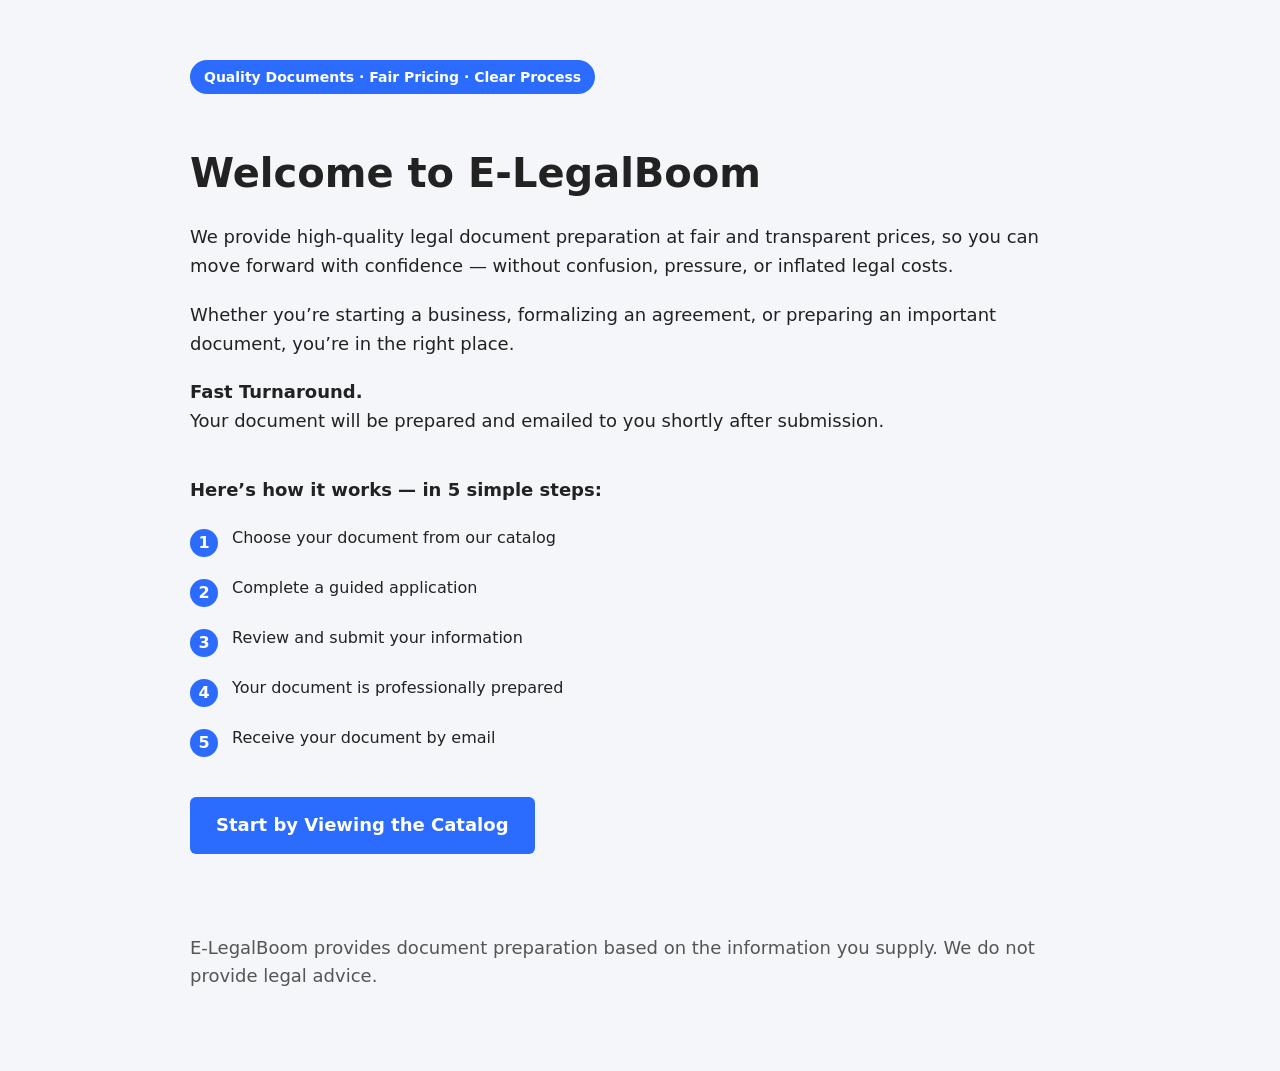
<file: index.html>
<!DOCTYPE html>
<html lang="en">
<head>
  <meta charset="UTF-8" />
  <title>E-LegalBoom | Quality Legal Documents</title>
    <meta name="google-site-verification" content="PJeAa8VVDhqupHqcHKRHWiOSQ9aNpuxNOqPIPiU5IlY" />
  <meta name="viewport" content="width=device-width, initial-scale=1" />
  <style>
    body {
      margin: 0;
      font-family: system-ui, -apple-system, BlinkMacSystemFont, "Segoe UI", sans-serif;
      background: #f5f6fa;
      color: #222;
      line-height: 1.6;
    }

    .container {
      max-width: 900px;
      margin: auto;
      padding: 60px 20px;
    }

    .badge {
      display: inline-block;
      background: #2b6cff;
      color: #fff;
      padding: 6px 14px;
      border-radius: 20px;
      font-size: 14px;
      font-weight: 600;
      margin-bottom: 20px;
    }

    h1 {
      font-size: 40px;
      margin-bottom: 15px;
    }

    p {
      font-size: 18px;
      margin-bottom: 20px;
    }

    .steps {
      margin-top: 40px;
    }

    .step {
      display: flex;
      gap: 14px;
      margin-bottom: 18px;
      align-items: flex-start;
    }

    .step-number {
      background: #2b6cff;
      color: #fff;
      width: 28px;
      height: 28px;
      border-radius: 50%;
      display: flex;
      align-items: center;
      justify-content: center;
      font-weight: 600;
      flex-shrink: 0;
      margin-top: 4px;
    }

    .cta {
      margin-top: 40px;
    }

    .cta a {
      display: inline-block;
      background: #2b6cff;
      color: #fff;
      padding: 14px 26px;
      border-radius: 6px;
      text-decoration: none;
      font-size: 18px;
      font-weight: 600;
    }

    .cta a:hover {
      background: #1e54cc;
    }

    footer {
      margin-top: 80px;
      font-size: 14px;
      color: #555;
    }
  </style>
</head>

<body>

  <div class="container">

    <div class="badge">Quality Documents · Fair Pricing · Clear Process</div>

    <h1>Welcome to E-LegalBoom</h1>

    <p>
      We provide high-quality legal document preparation at fair and transparent prices,
      so you can move forward with confidence — without confusion, pressure, or inflated legal costs.
    </p>

    <p>
      Whether you’re starting a business, formalizing an agreement, or preparing an important document,
      you’re in the right place.
    </p>

    <p><strong>Fast Turnaround.</strong><br>
      Your document will be prepared and emailed to you shortly after submission.
    </p>

    <div class="steps">
      <p><strong>Here’s how it works — in 5 simple steps:</strong></p>

      <div class="step">
        <div class="step-number">1</div>
        <div>Choose your document from our catalog</div>
      </div>

      <div class="step">
        <div class="step-number">2</div>
        <div>Complete a guided application</div>
      </div>

      <div class="step">
        <div class="step-number">3</div>
        <div>Review and submit your information</div>
      </div>

      <div class="step">
        <div class="step-number">4</div>
        <div>Your document is professionally prepared</div>
      </div>

      <div class="step">
        <div class="step-number">5</div>
        <div>Receive your document by email</div>
      </div>
    </div>

    <div class="cta">
      <a href="summary.html">Start by Viewing the Catalog</a>
    </div>

    <footer>
      <p>
        E-LegalBoom provides document preparation based on the information you supply.
        We do not provide legal advice.
      </p>
    </footer>

  </div>

</body>
</html>
</file>
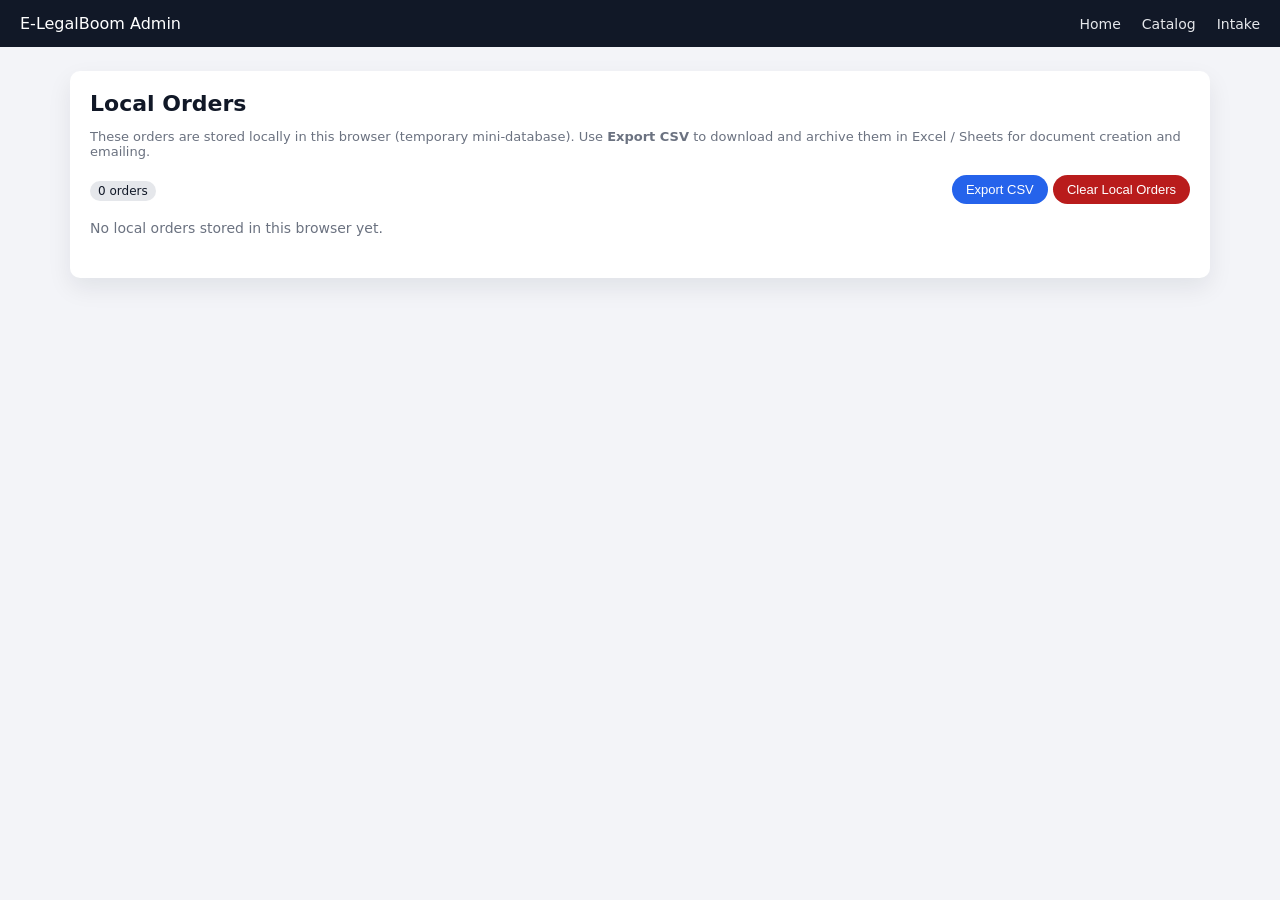
<file: admin.html>
<!DOCTYPE html>
<html lang="en">
<head>
  <meta charset="UTF-8" />
  <title>E-LegalBoom | Admin Orders</title>
  <meta name="viewport" content="width=device-width, initial-scale=1.0" />
  <style>
    body {
      font-family: system-ui, -apple-system, BlinkMacSystemFont, "Segoe UI", sans-serif;
      background: #f3f4f8;
      margin: 0;
      color: #111827;
    }
    header {
      background: #111827;
      color: #fff;
      padding: 14px 20px;
      display: flex;
      justify-content: space-between;
      align-items: center;
    }
    header a {
      color: #e5e7eb;
      text-decoration: none;
      margin-left: 16px;
      font-size: 14px;
    }
    header a:hover {
      text-decoration: underline;
    }
    main {
      max-width: 1100px;
      margin: 24px auto 40px;
      background: #fff;
      padding: 20px 20px 28px;
      border-radius: 10px;
      box-shadow: 0 10px 25px rgba(15,23,42,0.08);
    }
    h1 {
      margin: 0 0 8px;
      font-size: 22px;
    }
    .sub {
      font-size: 13px;
      color: #6b7280;
      margin-bottom: 16px;
    }
    .toolbar {
      display: flex;
      flex-wrap: wrap;
      gap: 8px;
      margin-bottom: 16px;
      align-items: center;
      justify-content: space-between;
    }
    .btn {
      border-radius: 999px;
      padding: 7px 14px;
      font-size: 13px;
      border: none;
      cursor: pointer;
    }
    .btn-primary {
      background: #2563eb;
      color: #fff;
    }
    .btn-primary:hover {
      background: #1d4ed8;
    }
    .btn-danger {
      background: #b91c1c;
      color: #fff;
    }
    .btn-danger:hover {
      background: #991b1b;
    }
    .badge {
      font-size: 12px;
      background: #e5e7eb;
      padding: 3px 8px;
      border-radius: 999px;
    }

    table {
      width: 100%;
      border-collapse: collapse;
      font-size: 13px;
      margin-top: 10px;
    }
    th, td {
      border: 1px solid #e5e7eb;
      padding: 6px 8px;
      vertical-align: top;
    }
    th {
      background: #f9fafb;
      text-align: left;
      font-weight: 600;
    }
    tbody tr:nth-child(even) {
      background: #f9fafb;
    }
    .empty {
      font-size: 14px;
      color: #6b7280;
      margin-top: 14px;
    }
    @media (max-width: 768px) {
      table {
        font-size: 12px;
      }
      th, td {
        padding: 4px 5px;
      }
    }
  </style>
</head>
<body>
  <header>
    <div>E-LegalBoom Admin</div>
    <nav>
      <a href="index.html">Home</a>
      <a href="catalog.html">Catalog</a>
      <a href="intake.html">Intake</a>
    </nav>
  </header>

  <main>
    <h1>Local Orders</h1>
    <p class="sub">
      These orders are stored locally in this browser (temporary mini-database).
      Use <strong>Export CSV</strong> to download and archive them in Excel / Sheets for document creation and emailing.
    </p>

    <div class="toolbar">
      <div>
        <span id="order-count" class="badge">0 orders</span>
      </div>
      <div>
        <button class="btn btn-primary" id="export-btn">Export CSV</button>
        <button class="btn btn-danger" id="clear-btn">Clear Local Orders</button>
      </div>
    </div>

    <div id="table-container"></div>
  </main>

  <script>
    const STORAGE_KEY = "elegalboom_orders_v1";

    function loadOrders() {
      const raw = localStorage.getItem(STORAGE_KEY);
      if (!raw) return [];
      try {
        const parsed = JSON.parse(raw);
        return Array.isArray(parsed) ? parsed : [];
      } catch (e) {
        console.warn("Could not parse local orders:", e);
        return [];
      }
    }

    function renderTable() {
      const orders = loadOrders();
      const container = document.getElementById("table-container");
      const countEl = document.getElementById("order-count");
      countEl.textContent = `${orders.length} order${orders.length === 1 ? "" : "s"}`;

      if (!orders.length) {
        container.innerHTML = `<p class="empty">No local orders stored in this browser yet.</p>`;
        return;
      }

      let html = `<table>
        <thead>
          <tr>
            <th>Created</th>
            <th>Tier</th>
            <th>Document</th>
            <th>Client</th>
            <th>Email</th>
            <th>Phone</th>
            <th>Business</th>
            <th>State</th>
            <th>Notes</th>
          </tr>
        </thead>
        <tbody>
      `;

      for (const o of orders) {
        html += `
          <tr>
            <td>${escapeHtml(o.createdAt || "")}</td>
            <td>${escapeHtml(o.tierLabel || o.tier || "")}</td>
            <td>${escapeHtml(o.documentLabel || o.documentCode || "")}</td>
            <td>${escapeHtml((o.firstName || "") + " " + (o.lastName || ""))}</td>
            <td>${escapeHtml(o.email || "")}</td>
            <td>${escapeHtml(o.phone || "")}</td>
            <td>${escapeHtml(o.businessName || "")}</td>
            <td>${escapeHtml(o.state || "")}</td>
            <td>${escapeHtml(o.notes || "")}</td>
          </tr>
        `;
      }

      html += `</tbody></table>`;
      container.innerHTML = html;
    }

    function escapeHtml(str) {
      return String(str || "")
        .replace(/&/g, "&amp;")
        .replace(/</g, "&lt;")
        .replace(/>/g, "&gt;");
    }

    function exportCsv() {
      const orders = loadOrders();
      if (!orders.length) {
        alert("No orders to export.");
        return;
      }

      const headers = [
        "CreatedAt",
        "Tier",
        "TierLabel",
        "DocumentCode",
        "DocumentLabel",
        "FirstName",
        "LastName",
        "Email",
        "Phone",
        "BusinessName",
        "State",
        "Notes"
      ];

      const lines = [headers.join(",")];

      for (const o of orders) {
        const row = [
          o.createdAt || "",
          o.tier || "",
          o.tierLabel || "",
          o.documentCode || "",
          o.documentLabel || "",
          o.firstName || "",
          o.lastName || "",
          o.email || "",
          o.phone || "",
          o.businessName || "",
          o.state || "",
          o.notes || ""
        ].map(csvEscape);
        lines.push(row.join(","));
      }

      const csvContent = lines.join("\n");
      const blob = new Blob([csvContent], { type: "text/csv;charset=utf-8;" });
      const url = URL.createObjectURL(blob);
      const a = document.createElement("a");
      const now = new Date();
      const stamp = now.toISOString().slice(0, 10);
      a.href = url;
      a.download = `elegalboom_orders_${stamp}.csv`;
      document.body.appendChild(a);
      a.click();
      document.body.removeChild(a);
      URL.revokeObjectURL(url);
    }

    function csvEscape(value) {
      const v = String(value || "");
      if (v.includes(",") || v.includes("\"") || v.includes("\n")) {
        return `"${v.replace(/"/g, '""')}"`;
      }
      return v;
    }

    function clearOrders() {
      if (!confirm("This will delete all local orders stored in this browser. Continue?")) {
        return;
      }
      localStorage.removeItem(STORAGE_KEY);
      renderTable();
    }

    document.getElementById("export-btn").addEventListener("click", exportCsv);
    document.getElementById("clear-btn").addEventListener("click", clearOrders);

    renderTable();
  </script>
</body>
</html>
</file>
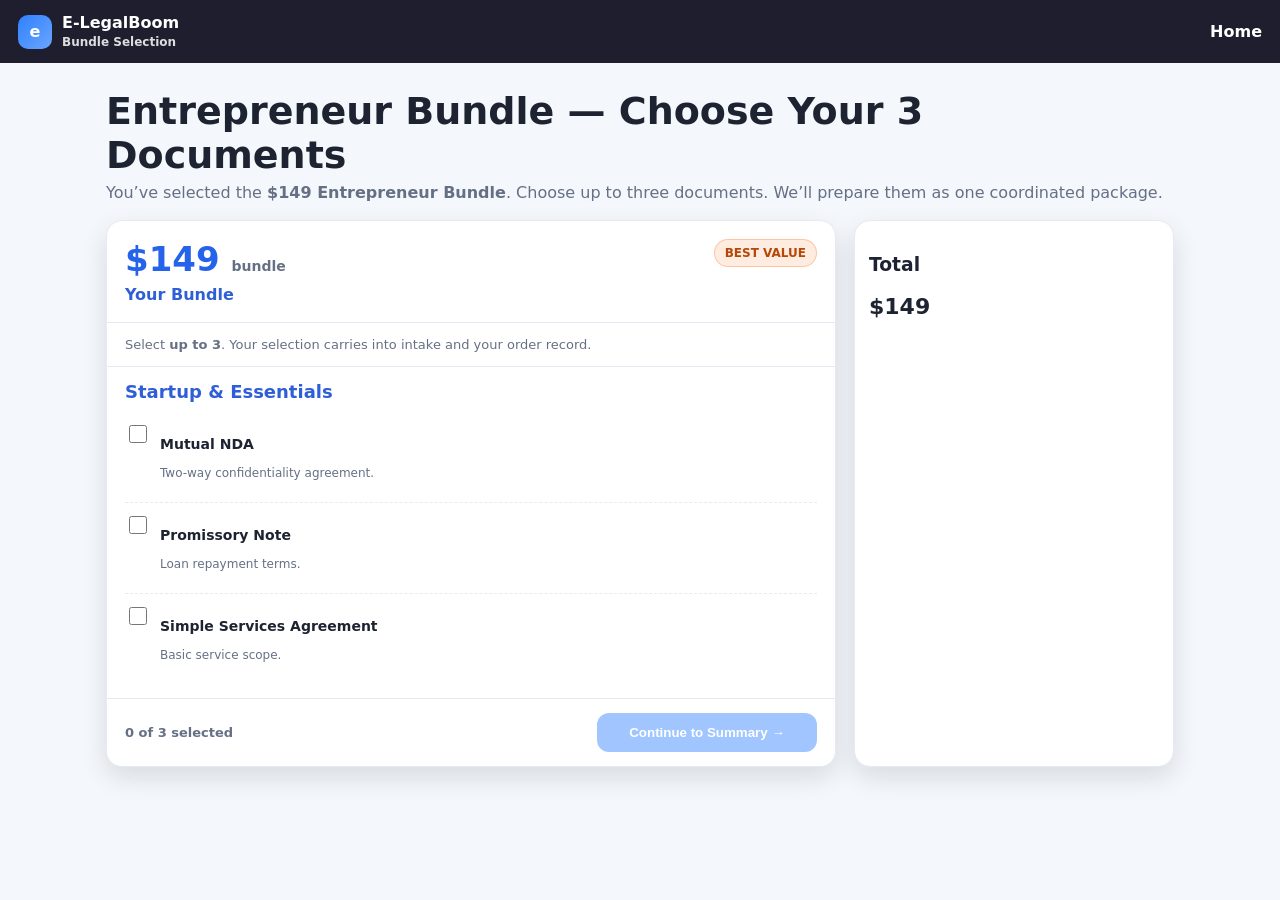
<file: bundle-select.html>
<!DOCTYPE html>
<html lang="en">
<head>
  <meta charset="UTF-8" />
  <meta name="viewport" content="width=device-width, initial-scale=1" />
  <title>Entrepreneur Bundle — Choose Your 3 Documents | E-LegalBoom</title>

  <!-- STYLES UNCHANGED -->
  <style>
    :root{
      --bg:#f4f7fb;
      --card:#ffffff;
      --ink:#1d2330;
      --muted:#667085;
      --brand:#1e1e2f;
      --accent:#2f80ff;
      --accent2:#ff7b2c;
      --line:#e6eaf2;
      --shadow:0 10px 26px rgba(16,24,40,.12);
      --radius:16px;
    }
    *{box-sizing:border-box}
    body{
      margin:0;
      font-family:system-ui,-apple-system,BlinkMacSystemFont,"Segoe UI",Roboto,Helvetica,Arial,sans-serif;
      background:var(--bg);
      color:var(--ink);
    }
    header{
      background:var(--brand);
      color:#fff;
      padding:14px 18px;
      display:flex;
      align-items:center;
      justify-content:space-between;
      position:sticky;
      top:0;
      z-index:10;
    }
    header .left{display:flex;gap:10px;align-items:center}
    .logo{
      width:34px;height:34px;border-radius:10px;
      background:linear-gradient(135deg,var(--accent),#6aa6ff);
      display:grid;place-items:center;
      font-weight:800;
    }
    header .brand-title{line-height:1.1;font-weight:800}
    header nav a{color:#fff;text-decoration:none;font-weight:600}

    .wrap{max-width:1100px;margin:26px auto;padding:0 16px 42px}
    .hero h1{margin:0 0 6px;font-size:38px}
    .hero p{margin:0;color:var(--muted)}

    .grid{
      margin-top:18px;
      display:grid;
      grid-template-columns:1fr 320px;
      gap:18px;
    }
    @media (max-width:980px){.grid{grid-template-columns:1fr}}

    .card{
      background:var(--card);
      border:1px solid var(--line);
      border-radius:var(--radius);
      box-shadow:var(--shadow);
      overflow:hidden;
    }

    .bundle-top{
      padding:18px;
      border-bottom:1px solid var(--line);
      display:flex;
      justify-content:space-between;
      align-items:flex-start;
    }
    .price{font-size:34px;font-weight:900;color:#2563eb}
    .price small{font-size:14px;font-weight:700;color:var(--muted)}
    .badge{
      background:rgba(255,123,44,.14);
      color:#b54708;
      border:1px solid rgba(255,123,44,.35);
      padding:6px 10px;
      border-radius:999px;
      font-size:12px;
      font-weight:800;
    }
    .bundle-sub{padding:14px 18px;color:var(--muted);font-size:13px}

    .section{padding:14px 18px;border-top:1px solid var(--line)}
    .section h3{margin:0 0 10px;font-size:18px;color:#2f5fd6}

    .doc{padding:10px 0;border-top:1px dashed #e6eaf2}
    .doc:first-of-type{border-top:none}
    .doc label{display:flex;gap:10px;cursor:pointer}
    input[type="checkbox"]{width:18px;height:18px;accent-color:var(--accent)}
    .name{font-weight:800;font-size:14px}
    .desc{font-size:12px;color:var(--muted)}

    .footer-bar{
      display:flex;
      justify-content:space-between;
      align-items:center;
      padding:14px 18px;
      border-top:1px solid var(--line);
      background:#fff;
    }
    .count{font-size:13px;color:var(--muted);font-weight:700}
    .btn{
      border:none;border-radius:12px;
      padding:12px 14px;
      font-weight:900;
      background:var(--accent);
      color:#fff;
      cursor:pointer;
      min-width:220px;
    }
    .btn[disabled]{opacity:.45;cursor:not-allowed}

    .rail{padding:14px}
    .note{display:none;font-size:12px;color:#b42318;font-weight:800}
  </style>
</head>

<body>
<header>
  <div class="left">
    <div class="logo">e</div>
    <div class="brand-title">
      E-LegalBoom<br><span style="opacity:.85;font-size:12px">Bundle Selection</span>
    </div>
  </div>
  <nav><a href="/index.html">Home</a></nav>
</header>

<div class="wrap">
  <div class="hero">
    <h1>Entrepreneur Bundle — Choose Your 3 Documents</h1>
    <p>
      You’ve selected the <strong>$149 Entrepreneur Bundle</strong>.
      Choose up to three documents. We’ll prepare them as one coordinated package.
    </p>
  </div>

  <div class="grid">
    <div class="card">
      <div class="bundle-top">
        <div>
          <div class="price">$149 <small>bundle</small></div>
          <div style="margin-top:6px;font-weight:900;color:#2f5fd6">Your Bundle</div>
        </div>
        <div class="badge">BEST VALUE</div>
      </div>

      <div class="bundle-sub">
        Select <strong>up to 3</strong>. Your selection carries into intake and your order record.
      </div>

      <!-- DOCUMENT SECTIONS (UNCHANGED CONTENT) -->
      <div class="section">
        <h3>Startup & Essentials</h3>

        <div class="doc">
          <label>
            <input type="checkbox" class="docCheck" value="Mutual NDA">
            <div><p class="name">Mutual NDA</p><p class="desc">Two-way confidentiality agreement.</p></div>
          </label>
        </div>

        <div class="doc">
          <label>
            <input type="checkbox" class="docCheck" value="Promissory Note">
            <div><p class="name">Promissory Note</p><p class="desc">Loan repayment terms.</p></div>
          </label>
        </div>

        <div class="doc">
          <label>
            <input type="checkbox" class="docCheck" value="Simple Services Agreement">
            <div><p class="name">Simple Services Agreement</p><p class="desc">Basic service scope.</p></div>
          </label>
        </div>
      </div>

      <div class="footer-bar">
        <div class="count" id="countText">0 of 3 selected</div>
        <button class="btn" id="continueBtn" disabled>
          Continue to Summary →
        </button>
      </div>
    </div>

    <div class="card rail">
      <h3>Total</h3>
      <div style="font-size:22px;font-weight:900">$149</div>
      <div class="note" id="limitNote">
</file>
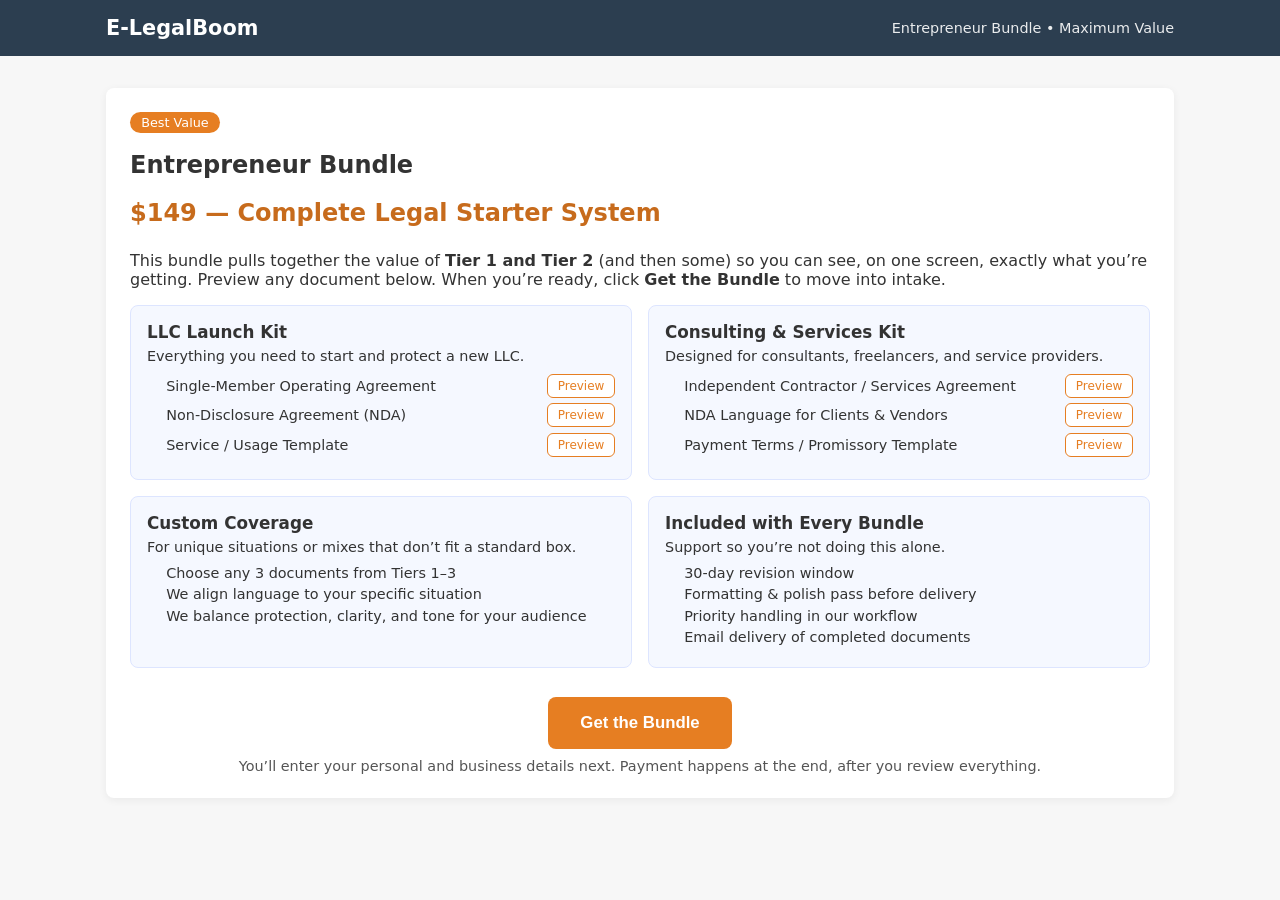
<file: bundle.html>
<!DOCTYPE html>
<html lang="en">
<head>
<meta charset="UTF-8"/>
<title>E-LegalBoom • Entrepreneur Bundle</title>
<meta name="viewport" content="width=device-width, initial-scale=1.0"/>
<style>
:root{
  --primary:#e67e22;
  --pd:#c76b1c;
  --accent:#2c3e50;
  --bg:#f7f7f7;
  --txt:#333;
  --r:8px
}
*{box-sizing:border-box}
body{
  margin:0;
  font-family:system-ui,-apple-system,BlinkMacSystemFont,"Segoe UI",Roboto,sans-serif;
  background:var(--bg);
  color:var(--txt);
}
header{
  background:var(--accent);
  color:#fff;
  padding:1rem 0;
}
header .c{
  max-width:1100px;
  margin:auto;
  padding:0 1rem;
  display:flex;
  justify-content:space-between;
  align-items:center;
}
header h1{margin:0;font-size:1.3rem}
header span{font-size:.9rem;opacity:.9}

main{
  max-width:1100px;
  margin:2rem auto;
  padding:0 1rem 3rem;
}
.card{
  background:#fff;
  border-radius:var(--r);
  padding:1.5rem;
  box-shadow:0 2px 8px rgba(0,0,0,.06);
}
.badge{
  background:var(--primary);
  color:#fff;
  border-radius:999px;
  padding:.2rem .7rem;
  font-size:.8rem;
}
.price{
  font-size:1.5rem;
  font-weight:600;
  color:var(--pd);
  margin-top:.4rem;
}
.grid{
  display:grid;
  grid-template-columns:repeat(2,1fr);
  gap:1rem;
  margin-top:1rem;
}
.pkg{
  background:#f5f8ff;
  border:1px solid #dde5ff;
  border-radius:8px;
  padding:1rem;
}
.pkg-title{
  font-weight:700;
  font-size:1.05rem;
  margin-bottom:.4rem;
}
.pkg p{
  margin:.2rem 0 .6rem;
  font-size:.9rem;
}
ul.doc-list{
  list-style:disc;
  padding-left:1.2rem;
  margin:0;
  font-size:.9rem;
}
ul.doc-list li{
  margin-bottom:.35rem;
  display:flex;
  justify-content:space-between;
  align-items:center;
  gap:.5rem;
}
.doc-name{
  flex:1 1 auto;
}
.preview-btn{
  flex:0 0 auto;
  background:#fff;
  border:1px solid var(--primary);
  color:var(--primary);
  padding:.25rem .6rem;
  border-radius:6px;
  font-size:.75rem;
  cursor:pointer;
  text-decoration:none;
  white-space:nowrap;
}
.preview-btn:hover{
  background:var(--primary);
  color:#fff;
}
.cta{
  text-align:center;
  margin-top:1.8rem;
}
.btn{
  padding:1rem 2rem;
  border-radius:var(--r);
  border:none;
  background:var(--primary);
  color:#fff;
  font-weight:700;
  font-size:1.05rem;
  cursor:pointer;
}
.btn:hover{background:var(--pd);}
.note{
  font-size:.9rem;
  color:#555;
  margin-top:.6rem;
}
@media(max-width:800px){
  .grid{grid-template-columns:1fr}
}
</style>
</head>
<body>
<header>
  <div class="c">
    <h1>E-LegalBoom</h1>
    <span>Entrepreneur Bundle • Maximum Value</span>
  </div>
</header>

<main>
  <section class="card">
    <span class="badge">Best Value</span>
    <h2>Entrepreneur Bundle</h2>
    <p class="price">$149 — Complete Legal Starter System</p>

    <p>
      This bundle pulls together the value of <strong>Tier 1 and Tier 2</strong>
      (and then some) so you can see, on one screen, exactly what you’re getting.
      Preview any document below. When you’re ready, click
      <strong>Get the Bundle</strong> to move into intake.
    </p>

    <div class="grid">

      <!-- LLC LAUNCH KIT -->
      <div class="pkg">
        <div class="pkg-title">LLC Launch Kit</div>
        <p>Everything you need to start and protect a new LLC.</p>
        <ul class="doc-list">
          <li>
            <span class="doc-name">Single-Member Operating Agreement</span>
            <a class="preview-btn" target="_blank" href="samples/singlemember.html">Preview</a>
          </li>
          <li>
            <span class="doc-name">Non-Disclosure Agreement (NDA)</span>
            <a class="preview-btn" target="_blank" href="samples/nda.html">Preview</a>
          </li>
          <li>
            <span class="doc-name">Service / Usage Template</span>
            <a class="preview-btn" target="_blank" href="samples/service.html">Preview</a>
          </li>
        </ul>
      </div>

      <!-- CONSULTING & SERVICES KIT -->
      <div class="pkg">
        <div class="pkg-title">Consulting & Services Kit</div>
        <p>Designed for consultants, freelancers, and service providers.</p>
        <ul class="doc-list">
          <li>
            <span class="doc-name">Independent Contractor / Services Agreement</span>
            <a class="preview-btn" target="_blank" href="samples/contractor.html">Preview</a>
          </li>
          <li>
            <span class="doc-name">NDA Language for Clients & Vendors</span>
            <a class="preview-btn" target="_blank" href="samples/nda.html">Preview</a>
          </li>
          <li>
            <span class="doc-name">Payment Terms / Promissory Template</span>
            <a class="preview-btn" target="_blank" href="samples/promissory.html">Preview</a>
          </li>
        </ul>
      </div>

      <!-- CUSTOM COVERAGE -->
      <div class="pkg">
        <div class="pkg-title">Custom Coverage</div>
        <p>For unique situations or mixes that don’t fit a standard box.</p>
        <ul class="doc-list">
          <li>
            <span class="doc-name">Choose any 3 documents from Tiers 1–3</span>
          </li>
          <li>
            <span class="doc-name">We align language to your specific situation</span>
          </li>
          <li>
            <span class="doc-name">We balance protection, clarity, and tone for your audience</span>
          </li>
        </ul>
      </div>

      <!-- BUNDLE-WIDE BONUSES -->
      <div class="pkg">
        <div class="pkg-title">Included with Every Bundle</div>
        <p>Support so you’re not doing this alone.</p>
        <ul class="doc-list">
          <li><span class="doc-name">30-day revision window</span></li>
          <li><span class="doc-name">Formatting & polish pass before delivery</span></li>
          <li><span class="doc-name">Priority handling in our workflow</span></li>
          <li><span class="doc-name">Email delivery of completed documents</span></li>
        </ul>
      </div>

    </div>

    <div class="cta">
      <button class="btn" id="getBundleBtn">Get the Bundle</button>
      <div class="note">
        You’ll enter your personal and business details next.
        Payment happens at the end, after you review everything.
      </div>
    </div>
  </section>
</main>

<script>
  document.getElementById('getBundleBtn').onclick = () => {
    // Lock in bundle choice so intake / details / review can see it
    localStorage.setItem('selectedTier', 'Entrepreneur Bundle');
    localStorage.setItem('document_type', 'bundle');
    localStorage.setItem('selectedDocument', 'Entrepreneur Bundle (All Documents)');
    window.location.href = 'summary.html?tier=BUNDLE';
  };
</script>
</body>
</html>
</file>
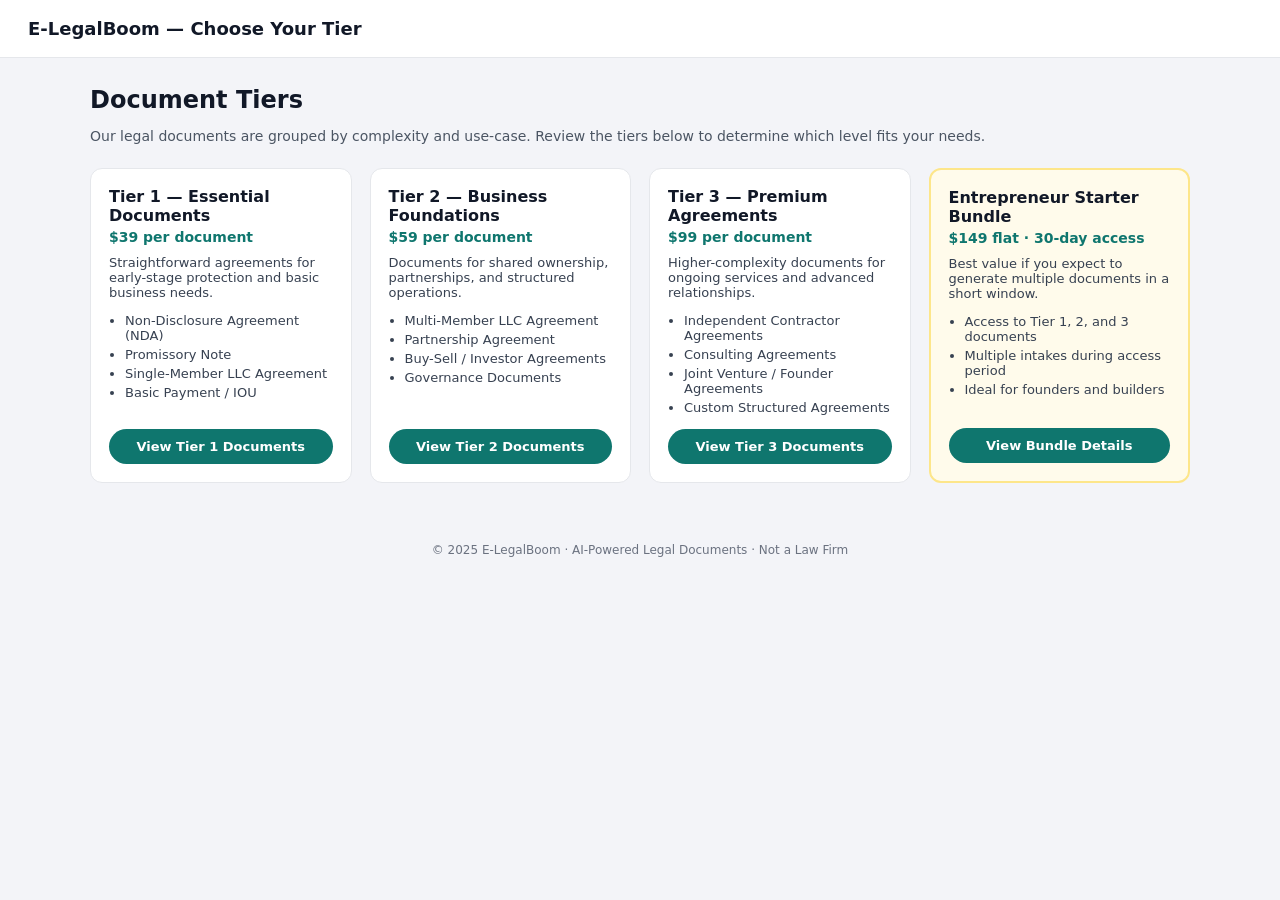
<file: catalog.html>
<!DOCTYPE html>
<html lang="en">
<head>
  <meta charset="UTF-8" />
  <title>E-LegalBoom | Document Tiers</title>
  <meta name="viewport" content="width=device-width, initial-scale=1.0" />

  <style>
    body {
      margin: 0;
      font-family: system-ui, -apple-system, BlinkMacSystemFont, "Segoe UI", sans-serif;
      background: #f3f4f8;
      color: #111827;
    }

    header {
      background: #ffffff;
      border-bottom: 1px solid #e5e7eb;
      padding: 18px 28px;
      font-size: 18px;
      font-weight: 700;
    }

    main {
      max-width: 1100px;
      margin: 28px auto 60px;
      padding: 0 16px;
    }

    h1 {
      font-size: 24px;
      margin-bottom: 6px;
    }

    .lead {
      font-size: 14px;
      color: #4b5563;
      margin-bottom: 24px;
    }

    .tiers {
      display: grid;
      grid-template-columns: repeat(auto-fit, minmax(240px, 1fr));
      gap: 18px;
    }

    .tier-card {
      background: #ffffff;
      border: 1px solid #e5e7eb;
      border-radius: 12px;
      padding: 18px;
      display: flex;
      flex-direction: column;
      justify-content: space-between;
    }

    .tier-title {
      font-size: 16px;
      font-weight: 700;
      margin-bottom: 4px;
    }

    .tier-price {
      font-size: 14px;
      font-weight: 700;
      color: #0f766e;
      margin-bottom: 10px;
    }

    .tier-desc {
      font-size: 13px;
      color: #374151;
      margin-bottom: 10px;
    }

    .tier-docs {
      font-size: 13px;
      color: #374151;
      padding-left: 16px;
      margin-bottom: 14px;
    }

    .tier-docs li {
      margin-bottom: 4px;
    }

    .cta {
      text-align: center;
      padding: 10px;
      border-radius: 999px;
      background: #0f766e;
      color: #ffffff;
      font-size: 13px;
      font-weight: 600;
      text-decoration: none;
      display: block;
    }

    .cta:hover {
      background: #115e59;
    }

    .bundle {
      border: 2px solid #fde68a;
      background: #fffbeb;
    }

    footer {
      margin-top: 40px;
      text-align: center;
      font-size: 12px;
      color: #6b7280;
    }
  </style>
</head>

<body>

<header>
  E-LegalBoom — Choose Your Tier
</header>

<main>

  <h1>Document Tiers</h1>
  <p class="lead">
    Our legal documents are grouped by complexity and use-case.  
    Review the tiers below to determine which level fits your needs.
  </p>

  <section class="tiers">

    <!-- Tier 1 -->
    <div class="tier-card">
      <div>
        <div class="tier-title">Tier 1 — Essential Documents</div>
        <div class="tier-price">$39 per document</div>
        <div class="tier-desc">
          Straightforward agreements for early-stage protection and basic business needs.
        </div>
        <ul class="tier-docs">
          <li>Non-Disclosure Agreement (NDA)</li>
          <li>Promissory Note</li>
          <li>Single-Member LLC Agreement</li>
          <li>Basic Payment / IOU</li>
        </ul>
      </div>
      <a class="cta" href="tier1.html?tier=T1">View Tier 1 Documents</a>
    </div>

    <!-- Tier 2 -->
    <div class="tier-card">
      <div>
        <div class="tier-title">Tier 2 — Business Foundations</div>
        <div class="tier-price">$59 per document</div>
        <div class="tier-desc">
          Documents for shared ownership, partnerships, and structured operations.
        </div>
        <ul class="tier-docs">
          <li>Multi-Member LLC Agreement</li>
          <li>Partnership Agreement</li>
          <li>Buy-Sell / Investor Agreements</li>
          <li>Governance Documents</li>
        </ul>
      </div>
      <a class="cta" href="tier2.html?tier=T2">View Tier 2 Documents</a>
    </div>

    <!-- Tier 3 -->
    <div class="tier-card">
      <div>
        <div class="tier-title">Tier 3 — Premium Agreements</div>
        <div class="tier-price">$99 per document</div>
        <div class="tier-desc">
          Higher-complexity documents for ongoing services and advanced relationships.
        </div>
        <ul class="tier-docs">
          <li>Independent Contractor Agreements</li>
          <li>Consulting Agreements</li>
          <li>Joint Venture / Founder Agreements</li>
          <li>Custom Structured Agreements</li>
        </ul>
      </div>
      <a class="cta" href="tier3.html?tier=T3">View Tier 3 Documents</a>
    </div>

    <!-- Bundle -->
    <div class="tier-card bundle">
      <div>
        <div class="tier-title">Entrepreneur Starter Bundle</div>
        <div class="tier-price">$149 flat · 30-day access</div>
        <div class="tier-desc">
          Best value if you expect to generate multiple documents in a short window.
        </div>
        <ul class="tier-docs">
          <li>Access to Tier 1, 2, and 3 documents</li>
          <li>Multiple intakes during access period</li>
          <li>Ideal for founders and builders</li>
        </ul>
      </div>
      <a class="cta" href="bundle.html?tier=Bundle">View Bundle Details</a>
    </div>

  </section>

</main>

<footer>
  © 2025 E-LegalBoom · AI-Powered Legal Documents · Not a Law Firm
</footer>

</body>
</html>
</file>
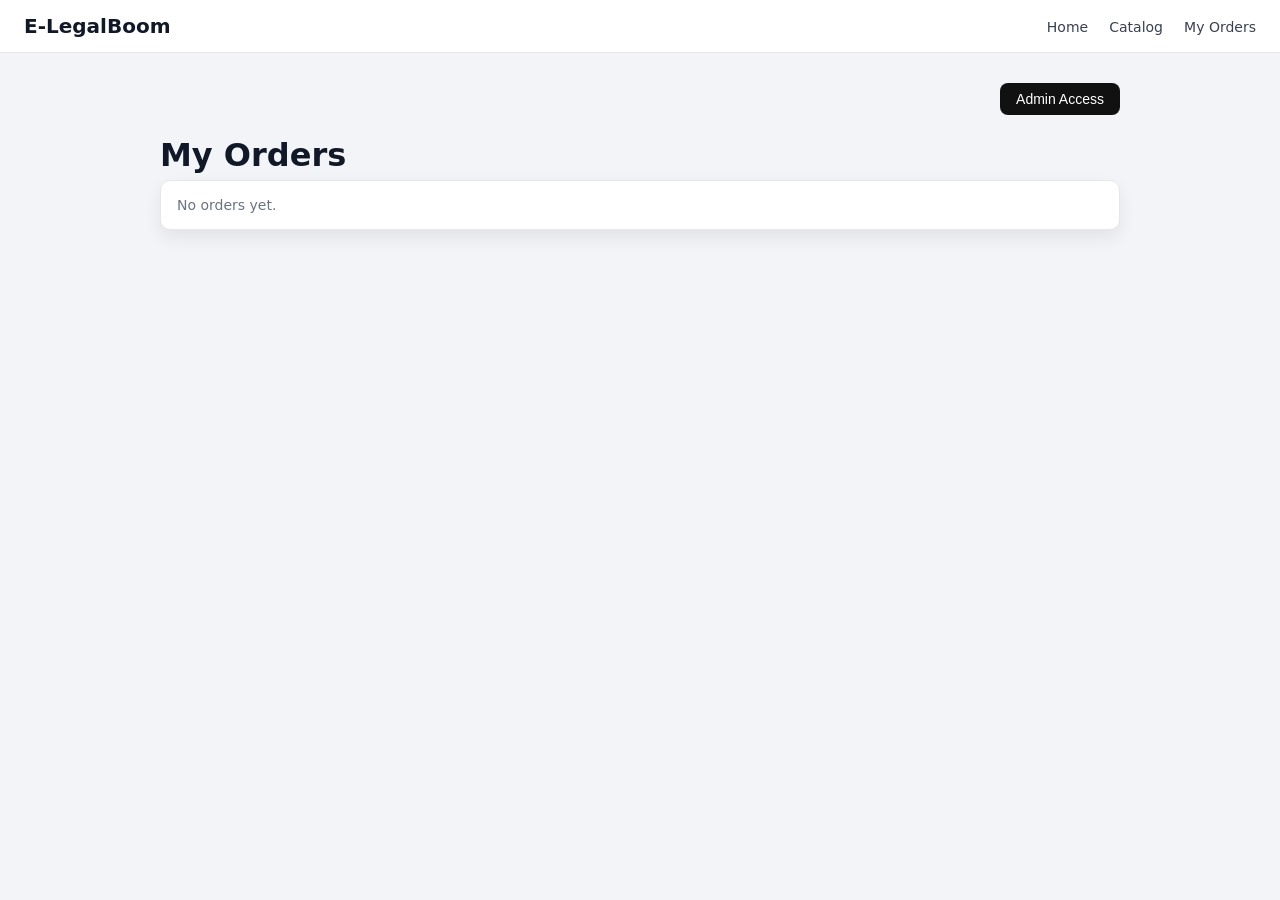
<file: orders.html>
<!DOCTYPE html>
<html lang="en">
<head>
  <meta charset="UTF-8" />
  <title>E-LegalBoom | My Orders</title>
  <meta name="viewport" content="width=device-width, initial-scale=1.0"/>

  <style>
    body {
      margin: 0;
      font-family: system-ui, -apple-system, BlinkMacSystemFont, "Segoe UI", sans-serif;
      background: #f3f4f8;
      color: #111827;
    }

    header {
      display: flex;
      justify-content: space-between;
      align-items: center;
      padding: 14px 24px;
      background: #ffffff;
      border-bottom: 1px solid #e5e7eb;
    }

    .brand {
      font-size: 20px;
      font-weight: 700;
    }

    nav a {
      margin-left: 16px;
      text-decoration: none;
      color: #374151;
      font-size: 14px;
    }

    nav a:hover {
      color: #1d4ed8;
      text-decoration: underline;
    }

    main {
      max-width: 960px;
      margin: 30px auto;
      padding: 0 16px;
    }

    h1 {
      margin-bottom: 6px;
    }

    .admin-bar {
      display: flex;
      justify-content: flex-end;
      margin-bottom: 12px;
    }

    .admin-bar button {
      background: #111;
      color: #fff;
      border: none;
      border-radius: 8px;
      padding: 8px 16px;
      cursor: pointer;
      font-size: 14px;
    }

    .admin-bar button:hover {
      background: #000;
    }

    .box {
      background: #ffffff;
      border: 1px solid #e5e7eb;
      border-radius: 10px;
      padding: 16px;
      box-shadow: 0 8px 18px rgba(0,0,0,.07);
    }

    .empty {
      color: #6b7280;
      font-size: 14px;
    }

    .order {
      border-bottom: 1px solid #e5e7eb;
      padding: 10px 0;
      font-size: 14px;
    }

    .order:last-child {
      border-bottom: none;
    }

    .order strong {
      display: block;
      font-size: 15px;
    }
  </style>
</head>

<body>

<header>
  <div class="brand">E-LegalBoom</div>
  <nav>
    <a href="index.html">Home</a>
    <a href="catalog.html">Catalog</a>
    <a href="orders.html">My Orders</a>
  </nav>
</header>

<main>

  <div class="admin-bar">
    <button onclick="adminLogin()">Admin Access</button>
  </div>

  <h1>My Orders</h1>

  <div class="box" id="ordersBox">
    <div class="empty">No orders yet.</div>
  </div>

</main>

<script>
/* ==========================
   ADMIN LOGIN
========================== */

function adminLogin() {
  const code = prompt("Enter Admin Code:");
  if(code === "2468") {
    window.location.href = "admin.html";
  } else {
    alert("Access denied.");
  }
}


/* ==========================
   LOAD ORDERS FROM STORAGE
========================== */

function loadOrders() {
  const box = document.getElementById("ordersBox");
  const orders = JSON.parse(localStorage.getItem("ELEGAL_ORDERS")) || [];

  if (orders.length === 0) return;

  box.innerHTML = "";

  orders.reverse().forEach((o) => {
    const div = document.createElement("div");
    div.className = "order";
    div.innerHTML = `
      <strong>${o.firstName} ${o.lastName}</strong>
      ${o.email}<br>
      ${o.businessName || "No business"} — ${o.state}<br>
      Tier: ${o.tier} | Doc: ${o.doc}<br>
      <em>${o.notes || ""}</em>
    `;
    box.appendChild(div);
  });
}

loadOrders();
</script>

</body>
</html>
</file>
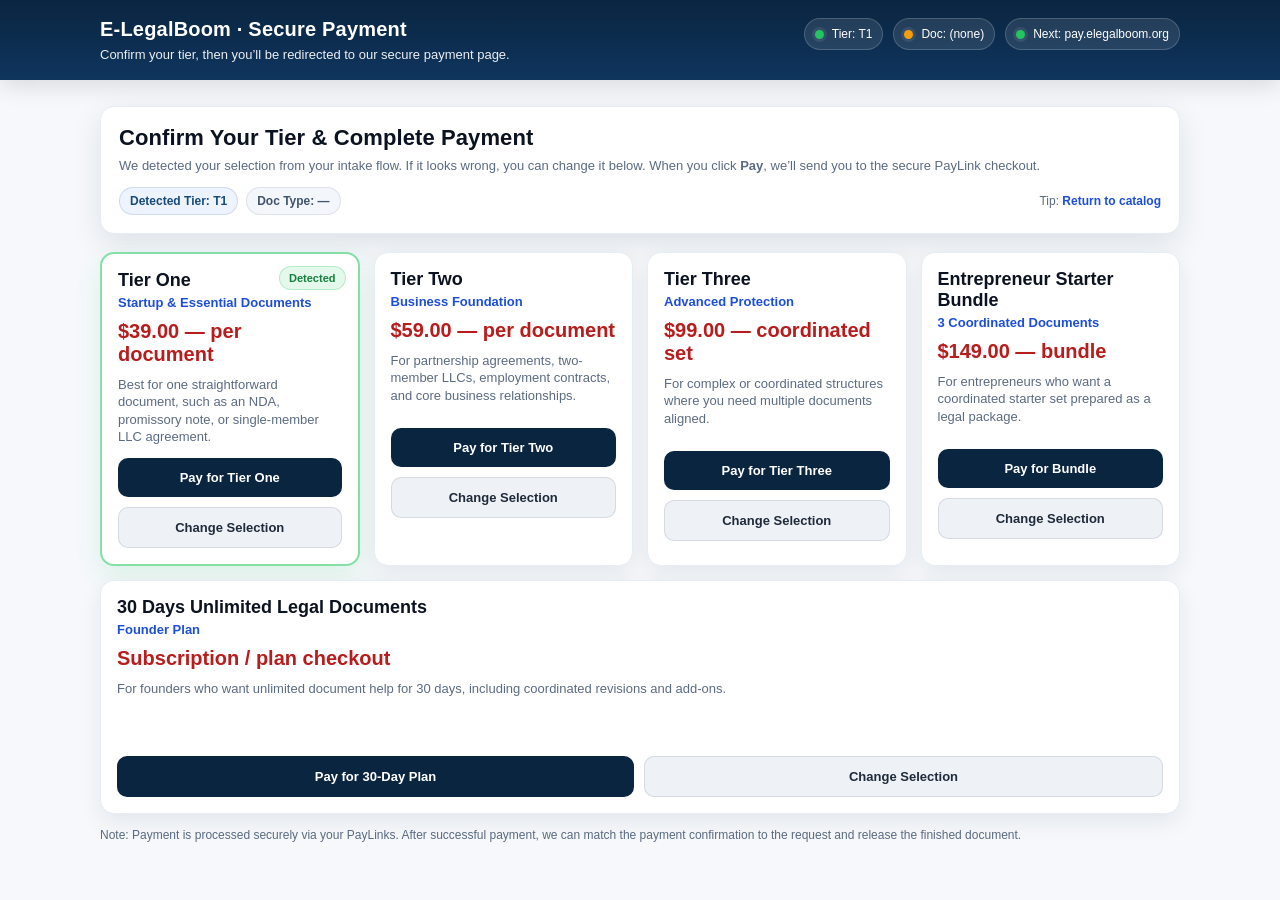
<file: payment.html>
<!DOCTYPE html>
<html lang="en">
<head>
  <meta charset="UTF-8" />
  <meta name="viewport" content="width=device-width, initial-scale=1.0" />
  <title>E-LegalBoom | Confirm Tier & Complete Payment</title>

  <style>
    :root{
      --navy:#0a2540;
      --navy2:#0f355e;
      --bg:#f6f8fb;
      --card:#ffffff;
      --text:#0b1220;
      --muted:#5b6b82;
      --line:#e6edf5;
      --ok:#16a34a;
      --warn:#f59e0b;
      --bad:#ef4444;
      --shadow:0 10px 30px rgba(10,37,64,.10);
      --radius:14px;
      --btn:#0a2540;
      --btn2:#123a64;
      --chip:#eef4ff;
      --chipText:#184a7a;
    }

    *{ box-sizing:border-box; }
    body{
      margin:0;
      font-family: Arial, sans-serif;
      background: var(--bg);
      color: var(--text);
    }

    header{
      background: linear-gradient(180deg, var(--navy) 0%, var(--navy2) 100%);
      color:#fff;
      padding:18px 18px;
      position: sticky;
      top:0;
      z-index:10;
      box-shadow: 0 6px 22px rgba(0,0,0,.12);
    }
    .wrap{ max-width: 1080px; margin: 0 auto; }

    .topbar{
      display:flex;
      gap:14px;
      align-items:flex-start;
      justify-content:space-between;
      flex-wrap:wrap;
    }
    .brand h1{
      margin:0;
      font-size:20px;
      font-weight:800;
      letter-spacing:.2px;
    }
    .brand p{
      margin:6px 0 0 0;
      font-size:13px;
      opacity:.92;
    }

    .pills{
      display:flex;
      gap:10px;
      flex-wrap:wrap;
      justify-content:flex-end;
      align-items:center;
    }
    .pill{
      display:flex;
      align-items:center;
      gap:8px;
      padding:8px 10px;
      border-radius:999px;
      background: rgba(255,255,255,.10);
      border: 1px solid rgba(255,255,255,.18);
      font-size:12px;
      white-space:nowrap;
    }
    .dot{
      width:9px;
      height:9px;
      border-radius:999px;
      background: rgba(255,255,255,.35);
      box-shadow: 0 0 0 3px rgba(255,255,255,.08);
    }
    .dot.ok{ background: #22c55e; }
    .dot.warn{ background: #f59e0b; }
    .dot.bad{ background: #ef4444; }

    main{
      padding:26px 18px 40px;
    }

    .hero{
      background: var(--card);
      border:1px solid var(--line);
      border-radius: var(--radius);
      box-shadow: var(--shadow);
      padding: 18px 18px;
      margin-bottom: 18px;
    }
    .hero h2{
      margin:0 0 6px 0;
      font-size:22px;
      letter-spacing:.1px;
    }
    .hero p{
      margin:0;
      color: var(--muted);
      font-size:13px;
      line-height:1.35;
    }

    .metaRow{
      display:flex;
      gap:10px;
      flex-wrap:wrap;
      margin-top:12px;
      align-items:center;
      justify-content:space-between;
    }
    .chips{
      display:flex;
      gap:8px;
      flex-wrap:wrap;
      align-items:center;
    }
    .chip{
      background: var(--chip);
      color: var(--chipText);
      border: 1px solid rgba(24,74,122,.15);
      padding:6px 10px;
      border-radius:999px;
      font-size:12px;
      font-weight:600;
    }
    .chip.muted{
      background:#f3f6fb;
      color:#41546d;
      border-color: rgba(65,84,109,.12);
      font-weight:600;
    }

    .hint{
      font-size:12px;
      color: var(--muted);
    }
    .hint a{
      color:#1d4ed8;
      text-decoration:none;
      font-weight:700;
    }
    .hint a:hover{ text-decoration:underline; }

    .grid{
      display:grid;
      grid-template-columns: repeat(4, minmax(220px, 1fr));
      gap:14px;
    }
    @media (max-width: 980px){
      .grid{ grid-template-columns: repeat(2, minmax(220px, 1fr)); }
    }
    @media (max-width: 520px){
      .grid{ grid-template-columns: 1fr; }
    }

    .card{
      background: var(--card);
      border:1px solid var(--line);
      border-radius: var(--radius);
      box-shadow: 0 8px 22px rgba(10,37,64,.08);
      padding: 16px;
      position:relative;
      overflow:hidden;
    }
    .card.selected{
      border:2px solid rgba(34,197,94,.55);
      box-shadow: 0 10px 26px rgba(34,197,94,.12);
    }
    .badge{
      position:absolute;
      top:12px;
      right:12px;
      background: rgba(34,197,94,.12);
      color: #15803d;
      border: 1px solid rgba(34,197,94,.25);
      padding:5px 9px;
      border-radius:999px;
      font-size:11px;
      font-weight:800;
      display:none;
    }
    .card.selected .badge{ display:inline-flex; }

    .tierName{
      margin:0;
      font-size:18px;
      font-weight:900;
    }
    .tierSub{
      margin:4px 0 0 0;
      font-size:13px;
      font-weight:800;
      color:#1d4ed8;
    }
    .price{
      margin:10px 0 10px 0;
      font-size:20px;
      font-weight:900;
      color:#b91c1c;
    }
    .desc{
      margin:0 0 12px 0;
      font-size:13px;
      line-height:1.35;
      color: var(--muted);
      min-height: 64px;
    }

    .btnRow{
      display:flex;
      gap:10px;
      flex-wrap:wrap;
    }
    button{
      cursor:pointer;
      border:none;
      border-radius: 10px;
      padding: 12px 12px;
      font-weight:800;
      font-size:13px;
      flex:1;
      min-width: 150px;
    }
    .payBtn{
      background: var(--btn);
      color:#fff;
    }
    .payBtn:hover{ background: var(--btn2); }

    .selectBtn{
      background: #eef2f7;
      color:#1f2a3a;
      border:1px solid rgba(31,42,58,.12);
    }
    .selectBtn:hover{ background:#e8eef6; }

    .footerNote{
      margin-top: 14px;
      font-size:12px;
      color: var(--muted);
    }

    .errorBox{
      margin-top:12px;
      padding:10px 12px;
      border-radius: 12px;
      border: 1px solid rgba(239,68,68,.22);
      background: rgba(239,68,68,.08);
      color:#7f1d1d;
      display:none;
      font-size:12px;
      font-weight:700;
    }
  </style>
</head>

<body>
  <header>
    <div class="wrap">
      <div class="topbar">
        <div class="brand">
          <h1>E-LegalBoom · Secure Payment</h1>
          <p>Confirm your tier, then you’ll be redirected to our secure payment page.</p>
        </div>

        <div class="pills">
          <div class="pill"><span class="dot ok" id="dotTier"></span><span id="pillTier">Tier: checking…</span></div>
          <div class="pill"><span class="dot" id="dotDoc"></span><span id="pillDoc">Doc: checking…</span></div>
          <div class="pill"><span class="dot" id="dotNext"></span><span id="pillNext">Next: pay.elegalboom.org</span></div>
        </div>
      </div>
    </div>
  </header>

  <main>
    <div class="wrap">
      <section class="hero">
        <h2>Confirm Your Tier & Complete Payment</h2>
        <p>
          We detected your selection from your intake flow. If it looks wrong, you can change it below.
          When you click <b>Pay</b>, we’ll send you to the secure PayLink checkout.
        </p>

        <div class="metaRow">
          <div class="chips">
            <span class="chip" id="chipDetectedTier">Detected Tier: —</span>
            <span class="chip muted" id="chipDoc">Doc Type: —</span>
          </div>

          <div class="hint">
            Tip: <a href="catalog.html">Return to catalog</a>
          </div>
        </div>

        <div class="errorBox" id="errorBox"></div>
      </section>

      <section class="grid" id="tierGrid">
        <!-- Tier One -->
        <div class="card" data-tier="T1" id="cardT1">
          <div class="badge">Detected</div>
          <h3 class="tierName">Tier One</h3>
          <div class="tierSub">Startup & Essential Documents</div>
          <div class="price">$39.00 — per document</div>
          <p class="desc">
            Best for one straightforward document, such as an NDA, promissory note, or single-member LLC agreement.
          </p>
          <div class="btnRow">
            <button class="payBtn" data-pay="T1">Pay for Tier One</button>
            <button class="selectBtn" data-select="T1">Change Selection</button>
          </div>
        </div>

        <!-- Tier Two -->
        <div class="card" data-tier="T2" id="cardT2">
          <div class="badge">Detected</div>
          <h3 class="tierName">Tier Two</h3>
          <div class="tierSub">Business Foundation</div>
          <div class="price">$59.00 — per document</div>
          <p class="desc">
            For partnership agreements, two-member LLCs, employment contracts, and core business relationships.
          </p>
          <div class="btnRow">
            <button class="payBtn" data-pay="T2">Pay for Tier Two</button>
            <button class="selectBtn" data-select="T2">Change Selection</button>
          </div>
        </div>

        <!-- Tier Three -->
        <div class="card" data-tier="T3" id="cardT3">
          <div class="badge">Detected</div>
          <h3 class="tierName">Tier Three</h3>
          <div class="tierSub">Advanced Protection</div>
          <div class="price">$99.00 — coordinated set</div>
          <p class="desc">
            For complex or coordinated structures where you need multiple documents aligned.
          </p>
          <div class="btnRow">
            <button class="payBtn" data-pay="T3">Pay for Tier Three</button>
            <button class="selectBtn" data-select="T3">Change Selection</button>
          </div>
        </div>

        <!-- Bundle -->
        <div class="card" data-tier="BUNDLE" id="cardBUNDLE">
          <div class="badge">Detected</div>
          <h3 class="tierName">Entrepreneur Starter Bundle</h3>
          <div class="tierSub">3 Coordinated Documents</div>
          <div class="price">$149.00 — bundle</div>
          <p class="desc">
            For entrepreneurs who want a coordinated starter set prepared as a legal package.
          </p>
          <div class="btnRow">
            <button class="payBtn" data-pay="BUNDLE">Pay for Bundle</button>
            <button class="selectBtn" data-select="BUNDLE">Change Selection</button>
          </div>
        </div>

        <!-- Optional: 30-day plan (kept off-grid on small screens if you prefer; but included here) -->
        <div class="card" data-tier="UNLIMITED" id="cardUNLIMITED" style="grid-column: 1 / -1;">
          <div class="badge">Detected</div>
          <h3 class="tierName">30 Days Unlimited Legal Documents</h3>
          <div class="tierSub">Founder Plan</div>
          <div class="price">Subscription / plan checkout</div>
          <p class="desc">
            For founders who want unlimited document help for 30 days, including coordinated revisions and add-ons.
          </p>
          <div class="btnRow">
            <button class="payBtn" data-pay="UNLIMITED">Pay for 30-Day Plan</button>
            <button class="selectBtn" data-select="UNLIMITED">Change Selection</button>
          </div>
        </div>
      </section>

      <div class="footerNote">
        Note: Payment is processed securely via your PayLinks. After successful payment, we can match the payment confirmation to the request and release the finished document.
      </div>
    </div>
  </main>

  <script>
    // --- YOUR PAYLINKS (verbatim from your screenshot) ---
    const PAYLINKS = {
      T1: "https://pay.elegalboom.org/e4b79a60-0fd7-431c-8bfc-ae0",
      T2: "https://pay.elegalboom.org/aeda586f-65f5-4bf0-98f3-7a2",
      T3: "https://pay.elegalboom.org/71ca7144-e537-4fbd-823d-c10",
      BUNDLE: "https://pay.elegalboom.org/55c7cd3d-1048-4b8c-aadb-843",
      UNLIMITED: "https://pay.elegalboom.org/c9c5e4f6-ac37-4fd3-98a8-a84"
    };

    function qs() {
      const u = new URL(window.location.href);
      return {
        tier: (u.searchParams.get("tier") || "").trim(),
        doc_type: (u.searchParams.get("doc_type") || "").trim(),
        bundle: (u.searchParams.get("bundle") || "").trim()
      };
    }

    function normalizeTier(rawTier, rawBundle) {
      // Accept common forms: T1 / t1 / tier1 / 1 / Tier One
      const t = (rawTier || "").toUpperCase();

      if (rawBundle && rawBundle.length) return "BUNDLE";
      if (t === "BUNDLE") return "BUNDLE";
      if (t === "UNLIMITED" || t === "30DAY" || t === "30_DAYS" || t === "30DAYS") return "UNLIMITED";

      if (t === "T1" || t === "TIER1" || t === "1" || t === "TIER_ONE") return "T1";
      if (t === "T2" || t === "TIER2" || t === "2" || t === "TIER_TWO") return "T2";
      if (t === "T3" || t === "TIER3" || t === "3" || t === "TIER_THREE") return "T3";

      // If nothing detected, default to T1 (safe default)
      return "T1";
    }

    function setStatus(tier, docType) {
      document.getElementById("pillTier").textContent = `Tier: ${tier}`;
      document.getElementById("pillDoc").textContent = docType ? `Doc: ${docType}` : "Doc: (none)";

      document.getElementById("chipDetectedTier").textContent = `Detected Tier: ${tier}`;
      document.getElementById("chipDoc").textContent = `Doc Type: ${docType || "—"}`;

      document.getElementById("dotTier").classList.add("ok");
      document.getElementById("dotDoc").classList.add(docType ? "ok" : "warn");
      document.getElementById("dotNext").classList.add("ok");
    }

    function highlightTier(tier) {
      ["T1","T2","T3","BUNDLE","UNLIMITED"].forEach(k => {
        const el = document.querySelector(`.card[data-tier="${k}"]`);
        if (!el) return;
        if (k === tier) el.classList.add("selected");
        else el.classList.remove("selected");
      });
    }

    function showError(msg) {
      const box = document.getElementById("errorBox");
      box.style.display = "block";
      box.textContent = msg;
    }

    function updateUrlTier(nextTier, docType) {
      const url = new URL(window.location.href);
      url.searchParams.set("tier", nextTier);
      if (docType) url.searchParams.set("doc_type", docType);
      history.replaceState({}, "", url.toString());
    }

    function goPay(tier, docType) {
      const link = PAYLINKS[tier];
      if (!link) {
        showError(`No paylink found for tier: ${tier}.`);
        return;
      }

      // Preserve context as query params (optional – only if your PayLink supports/records them)
      const payUrl = new URL(link);
      if (docType) payUrl.searchParams.set("doc_type", docType);
      payUrl.searchParams.set("tier", tier);

      window.location.href = payUrl.toString();
    }

    // --- Boot ---
    (function init(){
      const { tier, doc_type, bundle } = qs();
      const detectedTier = normalizeTier(tier, bundle);

      setStatus(detectedTier, doc_type);
      highlightTier(detectedTier);

      // Handle Pay button clicks
      document.querySelectorAll("button.payBtn").forEach(btn => {
        btn.addEventListener("click", () => {
          const t = btn.getAttribute("data-pay");
          const docType = qs().doc_type;
          goPay(t, docType);
        });
      });

      // Handle Change Selection clicks (just changes highlight + URL param)
      document.querySelectorAll("button.selectBtn").forEach(btn => {
        btn.addEventListener("click", () => {
          const t = btn.getAttribute("data-select");
          const docType = qs().doc_type;
          updateUrlTier(t, docType);
          setStatus(t, docType);
          highlightTier(t);
        });
      });
    })();
  </script>
</body>
</html>
</file>
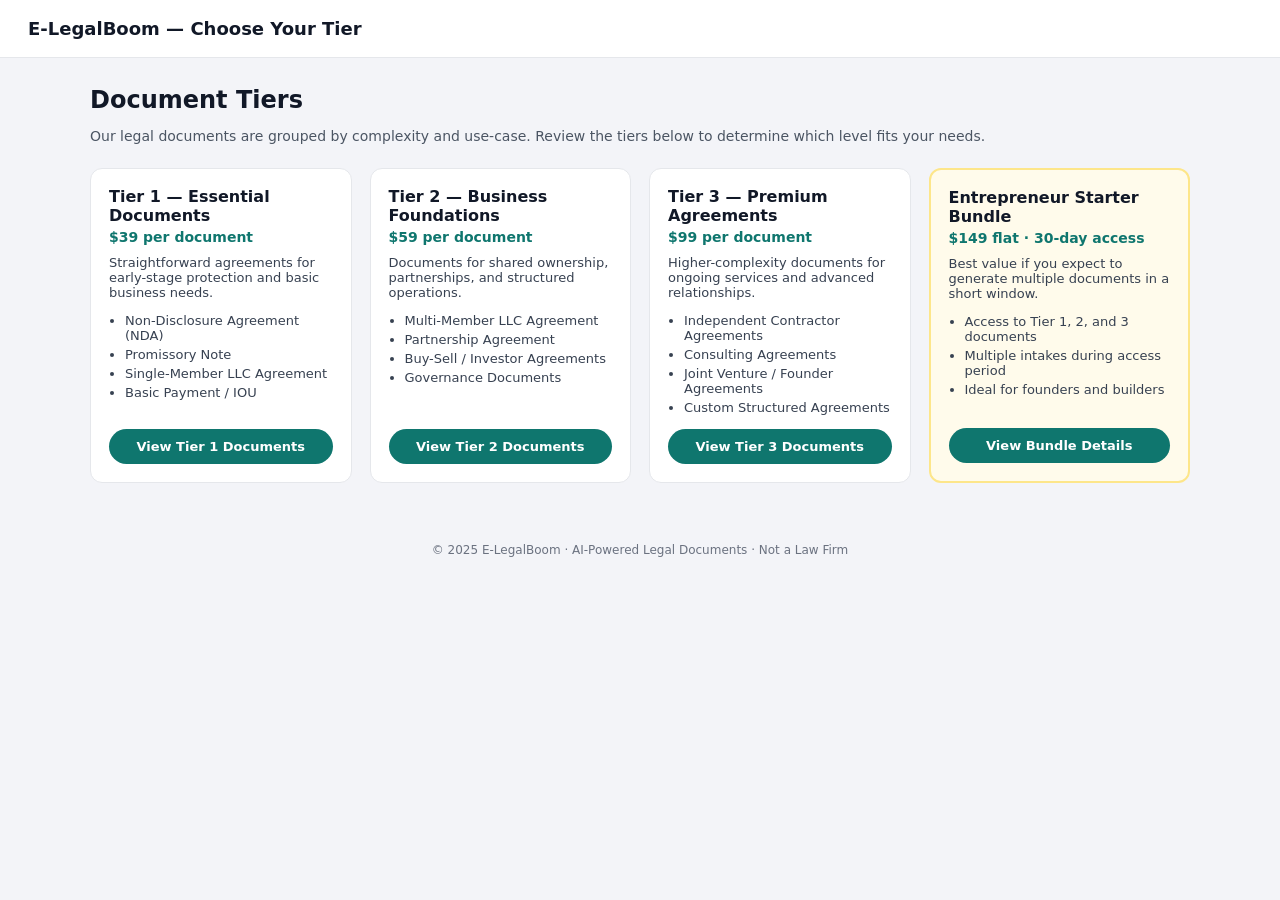
<file: summary.html>
<!DOCTYPE html>
<html lang="en">
<head>
  <meta charset="UTF-8" />
  <title>E-LegalBoom – Order Summary</title>
  <meta name="viewport" content="width=device-width, initial-scale=1.0" />

  <style>
    body {
      font-family: system-ui, -apple-system, BlinkMacSystemFont, "Segoe UI", sans-serif;
      background: #f5f5f7;
      margin: 0;
      padding: 40px;
      color: #111827;
    }

    .box {
      max-width: 640px;
      margin: auto;
      background: #ffffff;
      padding: 24px;
      border-radius: 10px;
      border: 1px solid #e5e7eb;
      box-shadow: 0 6px 18px rgba(0,0,0,0.05);
    }

    h1 {
      margin-top: 0;
      font-size: 1.5rem;
    }

    .summary-line {
      margin: 10px 0;
      font-size: 0.95rem;
    }

    .actions {
      margin-top: 24px;
    }

    button {
      width: 100%;
      padding: 12px;
      font-size: 0.95rem;
      border-radius: 999px;
      border: none;
      cursor: pointer;
      font-weight: 600;
    }

    .primary {
      background: #2563eb;
      color: #ffffff;
    }

    .danger {
      margin-top: 10px;
      background: #ef4444;
      color: #ffffff;
    }
  </style>
</head>

<body>

  <div class="box">
    <h1>Review Your Request</h1>

    <div id="summary"></div>

    <div class="actions">
      <button class="primary" onclick="continueToIntake()">
        Continue to Intake
      </button>

      <button class="danger" onclick="abortOrder()">
        Abort & Start Over
      </button>
    </div>
  </div>

  <script src="summary.js"></script>
</body>
</html>
</file>
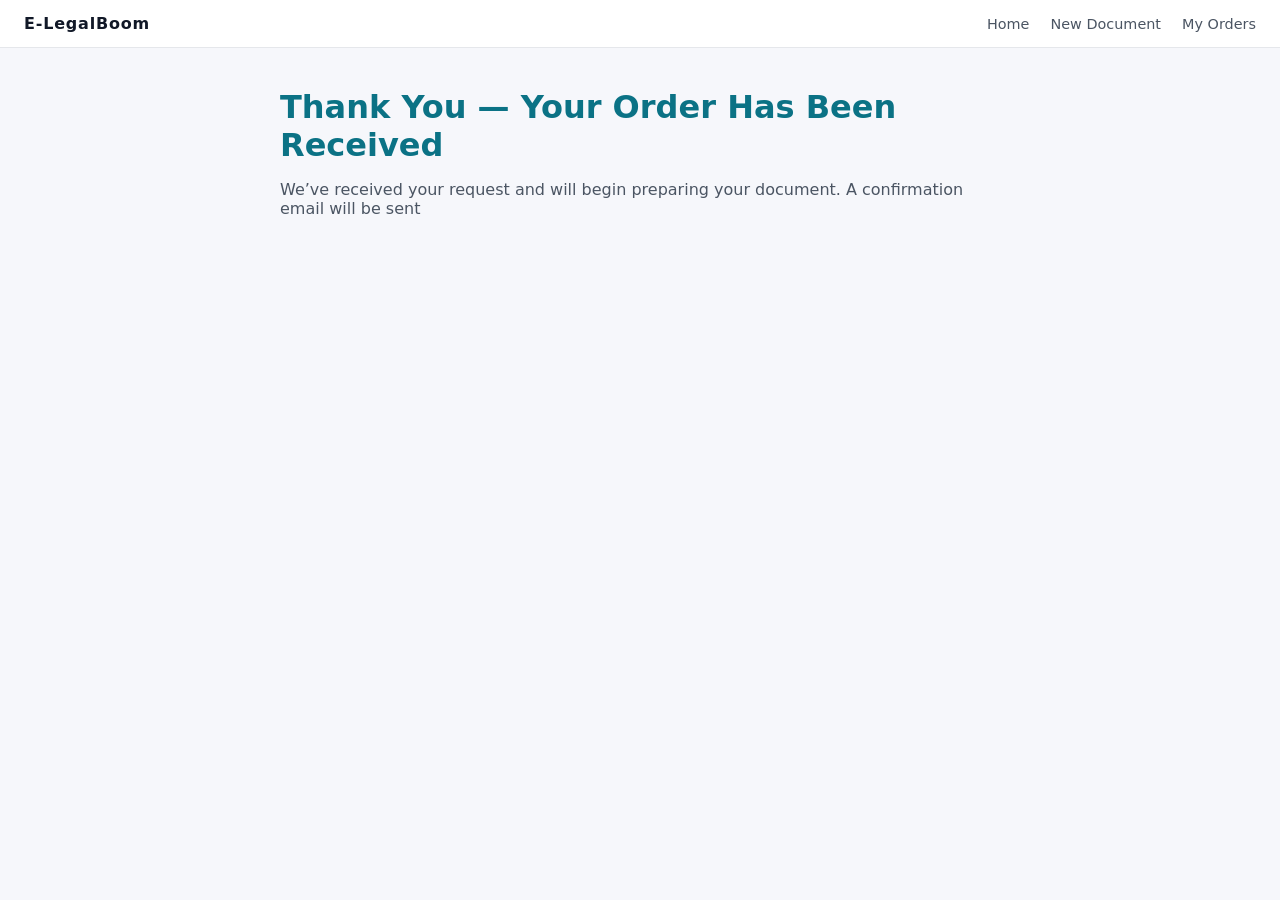
<file: thankyou.html>
<!DOCTYPE html>
<html lang="en">
<head>
  <meta charset="UTF-8" />
  <title>Thank You – E-LegalBoom</title>
  <meta name="viewport" content="width=device-width, initial-scale=1.0" />
  <link rel="stylesheet" href="style.css" />

  <style>
    body {
      margin: 0;
      font-family: system-ui, -apple-system, BlinkMacSystemFont, "Segoe UI",
        sans-serif;
      background: #f6f7fb;
      color: #111827;
    }

    a {
      color: inherit;
      text-decoration: none;
    }

    .site-header {
      display: flex;
      justify-content: space-between;
      align-items: center;
      padding: 14px 24px;
      background: #ffffff;
      border-bottom: 1px solid #e5e7eb;
    }

    .site-brand {
      font-weight: 700;
      letter-spacing: 0.05em;
    }

    .site-nav a {
      margin-left: 16px;
      font-size: 0.9rem;
      color: #4b5563;
    }

    .site-nav a:hover {
      color: #1d4ed8;
    }

    main.page {
      max-width: 720px;
      margin: 40px auto 60px;
      padding: 0 18px;
    }

    h1 {
      font-size: 2rem;
      margin-bottom: 10px;
      color: #0b7285;
    }

    .lead {
      font-size: 1rem;
      color: #4b5563;
      margin-bottom: 18px;
    }

    .card {
      background: #ffffff;
      border-radius: 14px;
      box-shadow: 0 10px 25px rgba(15, 23, 42, 0.06);
      padding: 20px 18px 18px;
      font-size: 0.95rem;
      margin-bottom: 22px;
    }

    .card h2 {
      font-size: 1.05rem;
      margin-bottom: 10px;
      color: #111827;
    }

    .summary-row {
      margin-bottom: 6px;
    }

    .summary-row strong {
      display: inline-block;
      width: 110px;
      color: #374151;
    }

    .actions {
      margin-top: 18px;
      display: flex;
      flex-wrap: wrap;
      gap: 10px;
    }

    .btn-primary,
    .btn-secondary {
      border-radius: 999px;
      padding: 9px 18px;
      font-size: 0.9rem;
      border: none;
      cursor: pointer;
      text-align: center;
    }

    .btn-primary {
      background: #1d4ed8;
      color: #ffffff;
      font-weight: 600;
    }

    .btn-primary:hover {
      background: #1e40af;
    }

    .btn-secondary {
      background: #ffffff;
      color: #374151;
      border: 1px solid #9ca3af;
    }

    .btn-secondary:hover {
      background: #f3f4f6;
    }

    .disclaimer {
      font-size: 0.8rem;
      color: #6b7280;
      margin-top: 12px;
    }
  </style>
</head>
<body>
  <header class="site-header">
    <div class="site-brand">E-LegalBoom</div>
    <nav class="site-nav">
      <a href="index.html">Home</a>
      <a href="catalog.html">New Document</a>
      <a href="orders.html">My Orders</a>
    </nav>
  </header>

  <main class="page">
    <h1>Thank You — Your Order Has Been Received</h1>
    <p class="lead">
      We’ve received your request and will begin preparing your document.
      A confirmation email will be sent
</file>
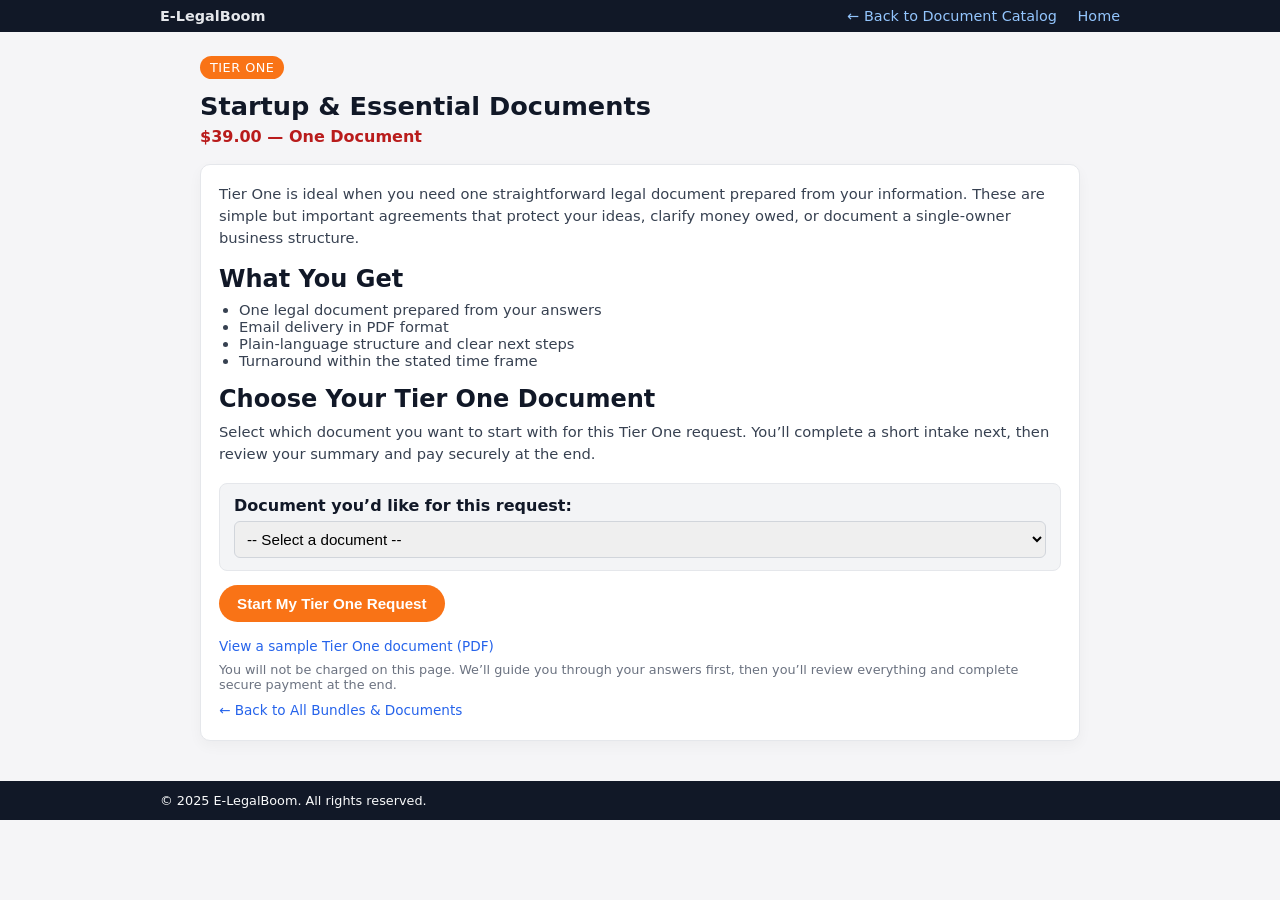
<file: tier1.html>
<!DOCTYPE html>
<html lang="en">
<head>
  <meta charset="UTF-8" />
  <title>E-LegalBoom – Tier One • Startup & Essential Documents</title>
  <meta name="viewport" content="width=device-width, initial-scale=1.0" />
  <link rel="stylesheet" href="style.css" />

  <style>
    body {
      font-family: system-ui, -apple-system, BlinkMacSystemFont, "Segoe UI", sans-serif;
      margin: 0;
      background-color: #f5f5f7;
      color: #111827;
    }

    /* Top escape nav */
    .elb-top-nav {
      background: #111827;
      color: #e5e7eb;
      padding: 8px 16px;
      font-size: 0.9rem;
    }
    .elb-top-nav-inner {
      max-width: 960px;
      margin: 0 auto;
      display: flex;
      align-items: center;
      justify-content: space-between;
    }
    .elb-top-nav-title {
      font-weight: 600;
    }
    .elb-top-nav-links a {
      color: #93c5fd;
      text-decoration: none;
      margin-left: 16px;
    }
    .elb-top-nav-links a:hover {
      color: #ffffff;
    }

    .page-wrap {
      max-width: 880px;
      margin: 24px auto 40px;
      padding: 0 16px;
    }

    .tier-label {
      display: inline-block;
      background: #f97316;
      color: #fff;
      padding: 4px 10px;
      border-radius: 999px;
      font-size: 0.8rem;
      margin-bottom: 8px;
      text-transform: uppercase;
      letter-spacing: 0.04em;
    }

    h1 {
      margin: 4px 0 0;
      font-size: 1.6rem;
    }

    .price-line {
      font-weight: 600;
      color: #b91c1c;
      margin-top: 6px;
    }

    .card {
      background: #ffffff;
      border-radius: 10px;
      padding: 18px 18px 22px;
      box-shadow: 0 5px 14px rgba(0,0,0,0.04);
      border: 1px solid #e5e7eb;
      margin-top: 18px;
    }

    .card p {
      margin-top: 0;
      font-size: 0.92rem;
      color: #374151;
      line-height: 1.5;
    }

    h2, h3 {
      margin-top: 16px;
      margin-bottom: 8px;
    }

    ul {
      margin-top: 6px;
      padding-left: 20px;
      font-size: 0.92rem;
      color: #374151;
    }

    .select-row {
      margin-top: 18px;
      padding: 12px 14px;
      background: #f3f4f6;
      border-radius: 8px;
      border: 1px solid #e5e7eb;
    }

    .select-row label {
      display: block;
      font-weight: 600;
      margin-bottom: 6px;
    }

    .select-row select {
      width: 100%;
      padding: 8px;
      border-radius: 6px;
      border: 1px solid #d1d5db;
      font-size: 0.95rem;
    }

    .btn-primary {
      display: inline-block;
      margin-top: 14px;
      background: #f97316;
      color: #ffffff;
      padding: 10px 18px;
      border-radius: 999px;
      text-decoration: none;
      font-weight: 600;
      border: none;
      cursor: pointer;
      font-size: 0.95rem;
    }

    .btn-primary:hover {
      background: #ea580c;
    }

    .note {
      font-size: 0.8rem;
      color: #6b7280;
      margin-top: 8px;
    }

    .link-row {
      margin-top: 16px;
      font-size: 0.85rem;
    }
    .link-row a {
      color: #2563eb;
      text-decoration: none;
    }
    .link-row a:hover {
      text-decoration: underline;
    }

    .site-footer {
      background-color: #111827;
      color: #f9fafb;
      padding: 12px 20px;
      font-size: 0.8rem;
    }
    .site-footer-inner {
      max-width: 960px;
      margin: 0 auto;
    }
  </style>
</head>
<body>
  <!-- Escape nav -->
  <div class="elb-top-nav">
    <div class="elb-top-nav-inner">
      <div class="elb-top-nav-title">
        E-LegalBoom
      </div>
      <div class="elb-top-nav-links">
        <a href="catalog.html">← Back to Document Catalog</a>
        <a href="index.html">Home</a>
      </div>
    </div>
  </div>

  <main class="page-wrap">
    <span class="tier-label">Tier One</span>
    <h1>Startup &amp; Essential Documents</h1>
    <div class="price-line">$39.00 — One Document</div>

    <div class="card">
      <p>
        Tier One is ideal when you need one straightforward legal document prepared
        from your information. These are simple but important agreements that protect
        your ideas, clarify money owed, or document a single-owner business structure.
      </p>

      <!-- What You Get (kept as context) -->
      <h2>What You Get</h2>
      <ul>
        <li>One legal document prepared from your answers</li>
        <li>Email delivery in PDF format</li>
        <li>Plain-language structure and clear next steps</li>
        <li>Turnaround within the stated time frame</li>
      </ul>

      <!-- Document selection -->
      <h2>Choose Your Tier One Document</h2>
      <p style="margin-top:4px;">
        Select which document you want to start with for this Tier One request.
        You’ll complete a short intake next, then review your summary and pay securely at the end.
      </p>

      <div class="select-row">
        <label for="docTypeSelect">Document you’d like for this request:</label>
        <select id="docTypeSelect">
          <option value="">-- Select a document --</option>

          <!-- internal doc_type codes on value= -->
          <option value="nda_mutual">
            Mutual NDA (Non-Disclosure Agreement)
          </option>
          <option value="promissory_note">
            Promissory Note
          </option>
          <option value="llc_single_member_operating">
            Single-Member LLC Operating Agreement
          </option>
          <option value="simple_payment_iou">
            Simple Payment / IOU Agreement
          </option>
          <option value="independent_contractor_basic">
            Independent Contractor / Basic Service Agreement
          </option>
          <option value="other_startup_document">
            Other basic startup document in this tier
          </option>
        </select>
      </div>

      <button id="startTierBtn" class="btn-primary">
        Start My Tier One Request
      </button>

      <div class="link-row">
        <a href="samples/tier1-sample.pdf" target="_blank">
          View a sample Tier One document (PDF)
        </a>
        <!-- You can change/remove this link if your sample lives elsewhere -->
      </div>

      <div class="note">
        You will not be charged on this page. We’ll guide you through your answers first,
        then you’ll review everything and complete secure payment at the end.
      </div>

      <div class="link-row" style="margin-top:10px;">
        <a href="catalog.html">← Back to All Bundles &amp; Documents</a>
      </div>
    </div>
  </main>

  <footer class="site-footer">
    <div class="site-footer-inner">
      &copy; 2025 E-LegalBoom. All rights reserved.
    </div>
  </footer>

  <script>
    // This page always represents Tier One
    const TIER_CODE = 'T1';

    document.getElementById('startTierBtn').addEventListener('click', () => {
      const select = document.getElementById('docTypeSelect');
      const docType = select.value;

      if (!docType) {
        alert('Please select a document type to continue.');
        return;
      }

      // Optional: keep a copy client-side if you ever want it
      try {
        localStorage.setItem('elb_tier', TIER_CODE);
        localStorage.setItem('elb_doc_type', docType);
      } catch (e) {
        // ignore storage errors
      }

      // Send both tier and doc_type into intake
      const url = `summary.html?tier=${encodeURIComponent(TIER_CODE)}&doc_type=${encodeURIComponent(docType)}`;
      window.location.href = url;
    });
  </script>
</body>
</html>
</file>
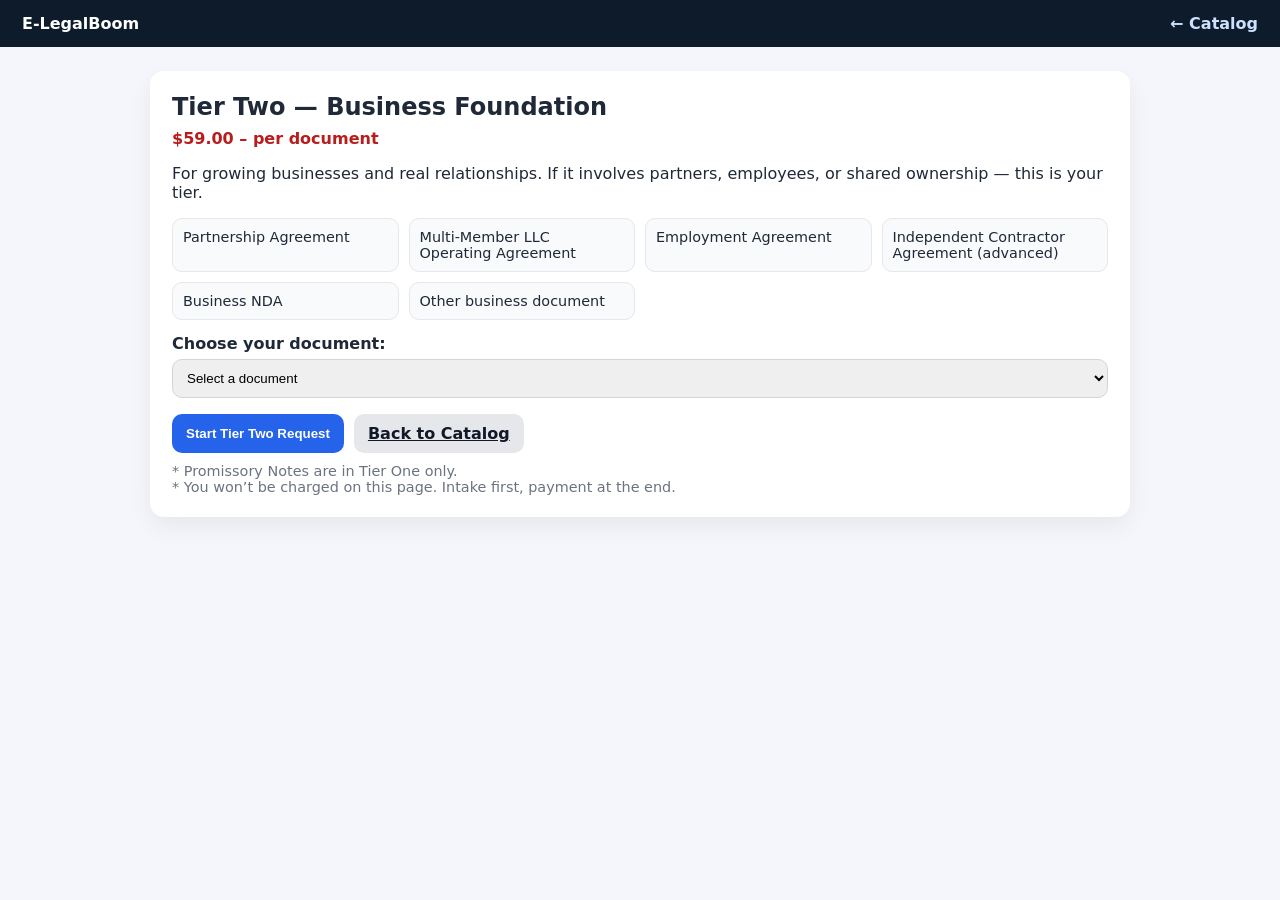
<file: tier2.html>
<!DOCTYPE html>
<html lang="en">
<head>
  <meta charset="UTF-8" />
  <title>E-LegalBoom | Tier Two – Business Foundation</title>
  <meta name="viewport" content="width=device-width, initial-scale=1.0"/>
  <style>
    body{font-family:system-ui,Segoe UI,Roboto,sans-serif;background:#f4f6fb;margin:0;color:#1f2937}
    header{background:#0d1b2a;color:#fff;padding:14px 22px;display:flex;justify-content:space-between;align-items:center}
    header a{color:#cde1ff;text-decoration:none;font-weight:600}
    main{max-width:980px;margin:24px auto;padding:0 16px}
    .wrap{background:#fff;border-radius:14px;padding:22px;box-shadow:0 10px 24px rgba(0,0,0,.06)}
    h1{margin:0 0 8px}
    .price{color:#b91c1c;font-weight:700;margin-bottom:12px}
    .bullets{display:grid;grid-template-columns:repeat(auto-fit,minmax(220px,1fr));gap:10px;margin:10px 0 14px}
    .bullets div{background:#f8fafc;border:1px solid #e5e7eb;border-radius:10px;padding:10px;font-size:.9rem}
    label{display:block;margin-top:14px;font-weight:600}
    select{width:100%;padding:10px;border-radius:10px;border:1px solid #d1d5db;margin-top:6px}
    .actions{margin-top:16px;display:flex;gap:10px;flex-wrap:wrap}
    .btn{background:#2563eb;color:#fff;border:none;border-radius:10px;padding:10px 14px;font-weight:700;cursor:pointer}
    .btn.secondary{background:#e5e7eb;color:#111827}
    .note{font-size:.9rem;color:#6b7280;margin-top:10px}
  </style>
</head>
<body>

<header>
  <strong>E-LegalBoom</strong>
  <nav>
    <a href="catalog.html">← Catalog</a>
  </nav>
</header>

<main>
  <section class="wrap">
    <h1>Tier Two — Business Foundation</h1>
    <div class="price">$59.00 – per document</div>

    <p>For growing businesses and real relationships. If it involves partners, employees, or shared ownership — this is your tier.</p>

    <div class="bullets">
      <div>Partnership Agreement</div>
      <div>Multi-Member LLC Operating Agreement</div>
      <div>Employment Agreement</div>
      <div>Independent Contractor Agreement (advanced)</div>
      <div>Business NDA</div>
      <div>Other business document</div>
    </div>

    <label for="docSelect">Choose your document:</label>
    <select id="docSelect" required>
      <option value="">Select a document</option>
      <option value="partnership_agreement">Partnership Agreement</option>
      <option value="llc_multi_member">Multi-Member LLC Operating Agreement</option>
      <option value="employment_agreement">Employment Agreement</option>
      <option value="independent_contractor">Independent Contractor Agreement</option>
      <option value="business_nda">Business NDA</option>
      <option value="other_business">Other Business Document</option>
    </select>

    <div class="actions">
      <button class="btn" onclick="startTier('T2')">Start Tier Two Request</button>
      <a class="btn secondary" href="catalog.html">Back to Catalog</a>
    </div>

    <div class="note">
      * Promissory Notes are in Tier One only.
      <br/>* You won’t be charged on this page. Intake first, payment at the end.
    </div>
  </section>
</main>

<script>
function startTier(tier){
  const doc = document.getElementById("docSelect").value;
  if(!doc){ alert("Please select a document type."); return; }
  window.location.href = `summary.html?tier=${tier}&doc_type=${doc}`;
}
</script>

</body>
</html>
</file>
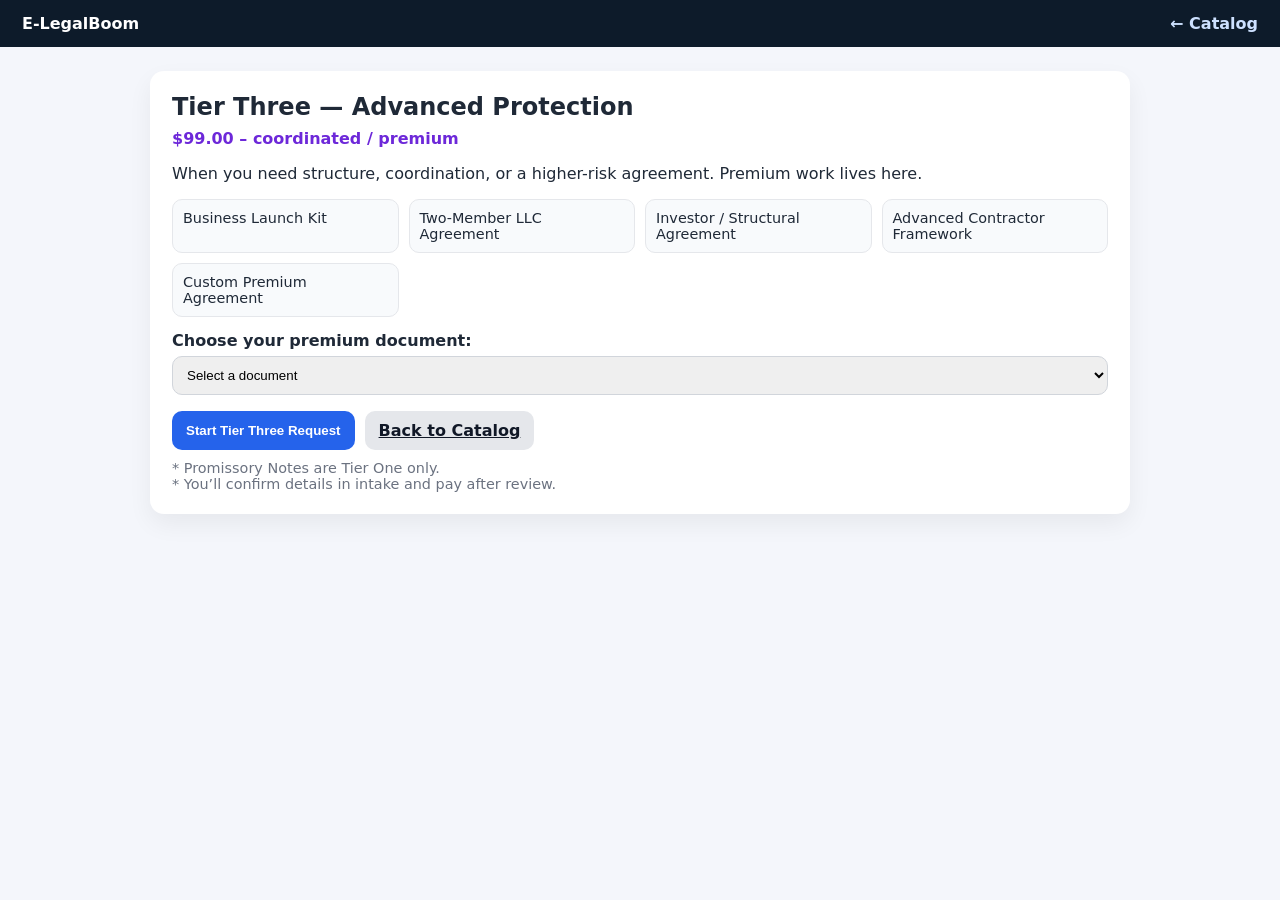
<file: tier3.html>
<!DOCTYPE html>
<html lang="en">
<head>
  <meta charset="UTF-8" />
  <title>E-LegalBoom | Tier Three – Advanced Protection</title>
  <meta name="viewport" content="width=device-width, initial-scale=1.0"/>
  <style>
    body{font-family:system-ui,Segoe UI,Roboto,sans-serif;background:#f4f6fb;margin:0;color:#1f2937}
    header{background:#0d1b2a;color:#fff;padding:14px 22px;display:flex;justify-content:space-between;align-items:center}
    header a{color:#cde1ff;text-decoration:none;font-weight:600}
    main{max-width:980px;margin:24px auto;padding:0 16px}
    .wrap{background:#fff;border-radius:14px;padding:22px;box-shadow:0 10px 24px rgba(0,0,0,.06)}
    h1{margin:0 0 8px}
    .price{color:#6d28d9;font-weight:800;margin-bottom:12px}
    .bullets{display:grid;grid-template-columns:repeat(auto-fit,minmax(220px,1fr));gap:10px;margin:10px 0 14px}
    .bullets div{background:#f8fafc;border:1px solid #e5e7eb;border-radius:10px;padding:10px;font-size:.9rem}
    label{display:block;margin-top:14px;font-weight:600}
    select{width:100%;padding:10px;border-radius:10px;border:1px solid #d1d5db;margin-top:6px}
    .actions{margin-top:16px;display:flex;gap:10px;flex-wrap:wrap}
    .btn{background:#2563eb;color:#fff;border:none;border-radius:10px;padding:10px 14px;font-weight:700;cursor:pointer}
    .btn.secondary{background:#e5e7eb;color:#111827}
    .note{font-size:.9rem;color:#6b7280;margin-top:10px}
  </style>
</head>
<body>

<header>
  <strong>E-LegalBoom</strong>
  <nav>
    <a href="catalog.html">← Catalog</a>
  </nav>
</header>

<main>
  <section class="wrap">
    <h1>Tier Three — Advanced Protection</h1>
    <div class="price">$99.00 – coordinated / premium</div>

    <p>When you need structure, coordination, or a higher-risk agreement. Premium work lives here.</p>

    <div class="bullets">
      <div>Business Launch Kit</div>
      <div>Two-Member LLC Agreement</div>
      <div>Investor / Structural Agreement</div>
      <div>Advanced Contractor Framework</div>
      <div>Custom Premium Agreement</div>
    </div>

    <label for="docSelect">Choose your premium document:</label>
    <select id="docSelect" required>
      <option value="">Select a document</option>
      <option value="launch_kit">Business Launch Kit</option>
      <option value="llc_two_member">Two-Member LLC Agreement</option>
      <option value="investor_agreement">Investor / Structural Agreement</option>
      <option value="advanced_services">Advanced Contractor Agreement</option>
      <option value="custom">Custom Premium Agreement</option>
    </select>

    <div class="actions">
      <button class="btn" onclick="startTier('T3')">Start Tier Three Request</button>
      <a class="btn secondary" href="catalog.html">Back to Catalog</a>
    </div>

    <div class="note">
      * Promissory Notes are Tier One only.
      <br/>* You’ll confirm details in intake and pay after review.
    </div>
  </section>
</main>

<script>
function startTier(tier){
  const doc = document.getElementById("docSelect").value;
  if(!doc){ alert("Please select a document type."); return; }
  window.location.href = `summary.html?tier=${tier}&doc_type=${doc}`;
}
</script>

</body>
</html>
</file>
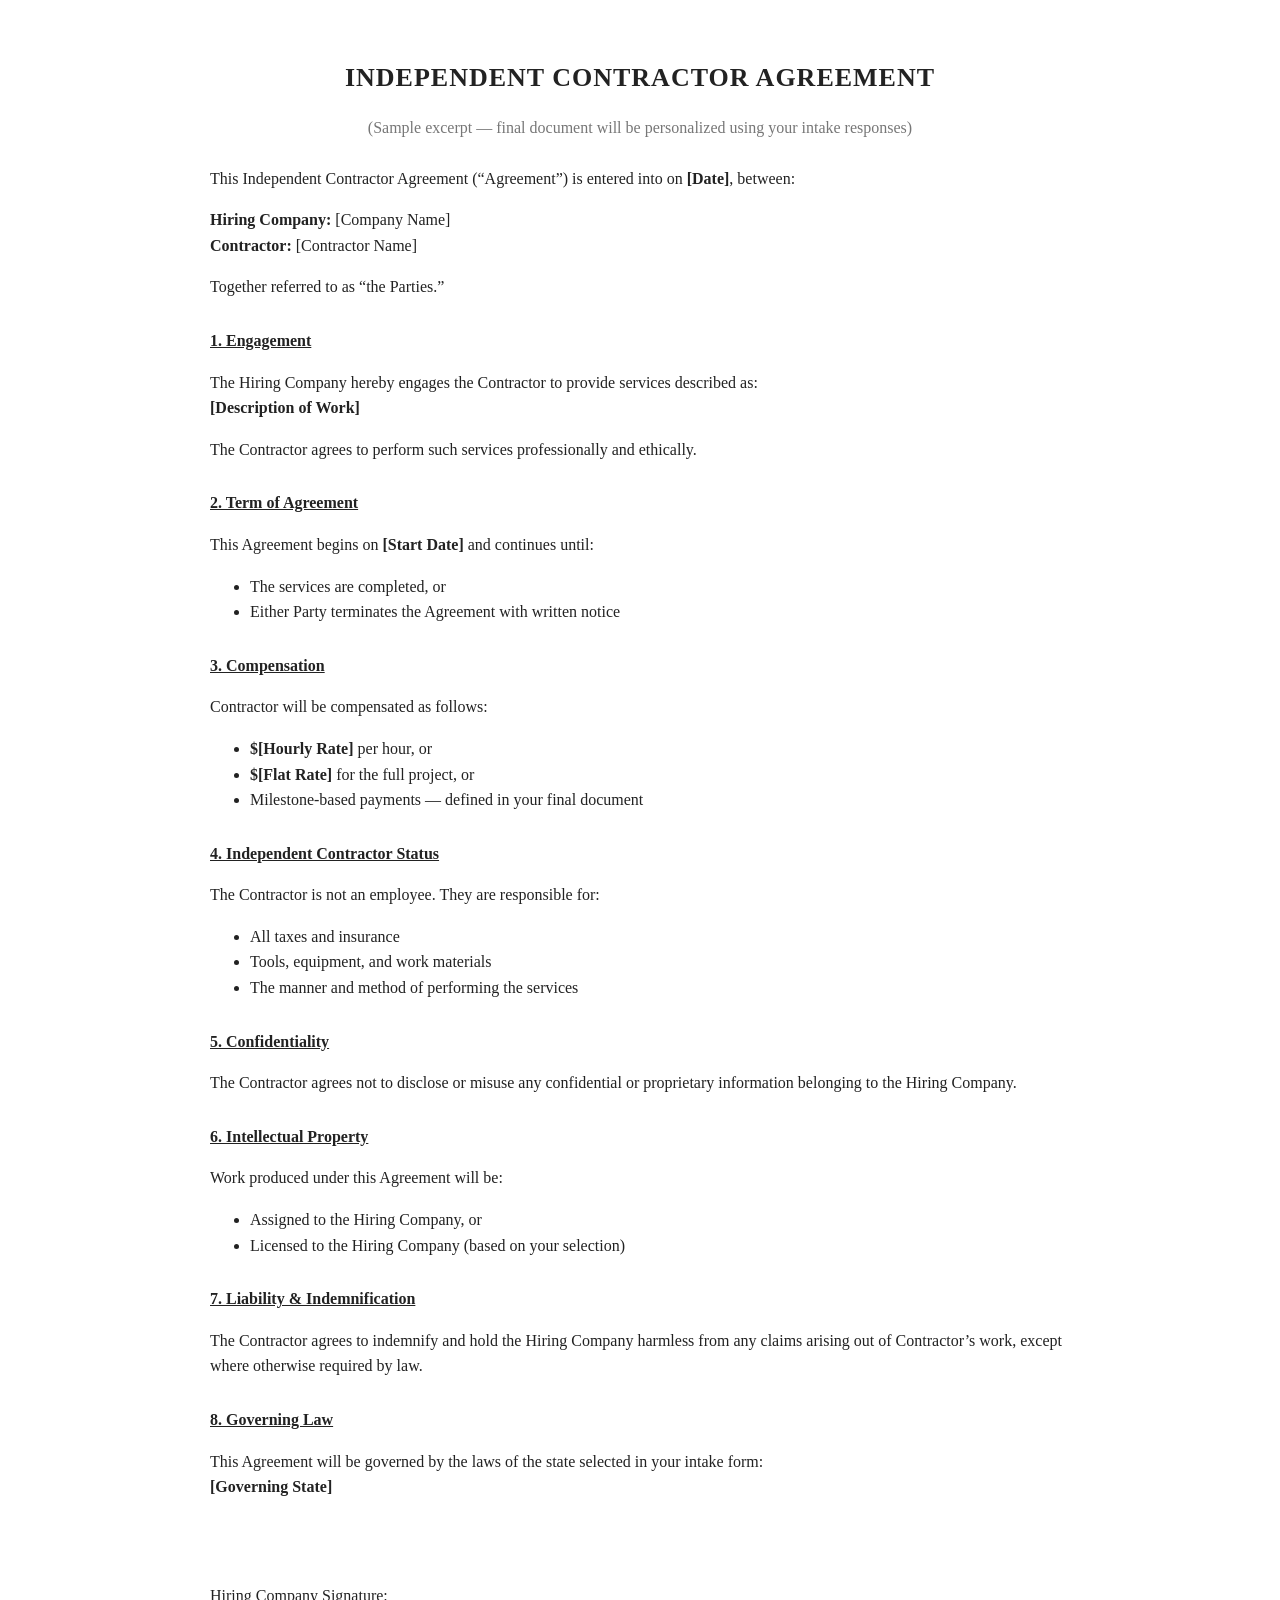
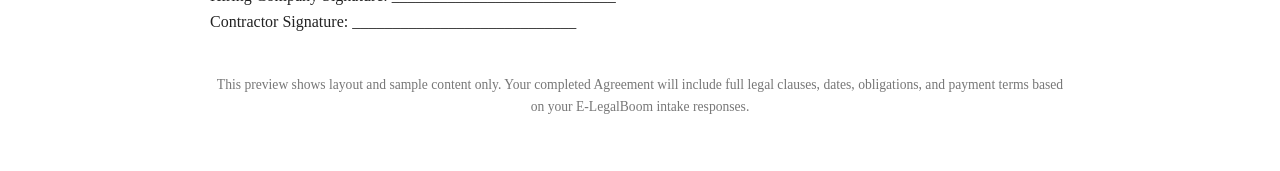
<file: samples/contractor.html>
<!DOCTYPE html>
<html lang="en">
<head>
<meta charset="UTF-8" />
<title>Sample – Independent Contractor Agreement</title>
<style>
    body {
        font-family: "Georgia", serif;
        line-height: 1.6;
        background: #ffffff;
        padding: 40px;
        max-width: 860px;
        margin: auto;
        color: #222;
    }
    h1 {
        text-align: center;
        font-size: 26px;
        text-transform: uppercase;
        letter-spacing: 1px;
        margin-bottom: 5px;
    }
    .subtitle {
        text-align: center;
        color: #777;
        margin-bottom: 25px;
    }
    .section-title {
        font-weight: bold;
        margin-top: 28px;
        text-decoration: underline;
    }
</style>
</head>
<body>

<h1>INDEPENDENT CONTRACTOR AGREEMENT</h1>
<p class="subtitle">(Sample excerpt — final document will be personalized using your intake responses)</p>

<p>
This Independent Contractor Agreement (“Agreement”) is entered into on  
<strong>[Date]</strong>, between:
</p>

<p>
<strong>Hiring Company:</strong> [Company Name]<br>
<strong>Contractor:</strong> [Contractor Name]<br>
</p>

<p>
Together referred to as “the Parties.”
</p>

<div class="section-title">1. Engagement</div>
<p>
The Hiring Company hereby engages the Contractor to provide services described as:  
<br><strong>[Description of Work]</strong>
</p>

<p>The Contractor agrees to perform such services professionally and ethically.</p>

<div class="section-title">2. Term of Agreement</div>
<p>
This Agreement begins on <strong>[Start Date]</strong> and continues until:
</p>
<ul>
    <li>The services are completed, or</li>
    <li>Either Party terminates the Agreement with written notice</li>
</ul>

<div class="section-title">3. Compensation</div>
<p>
Contractor will be compensated as follows:
<ul>
    <li><strong>$[Hourly Rate]</strong> per hour, or</li>
    <li><strong>$[Flat Rate]</strong> for the full project, or</li>
    <li>Milestone-based payments — defined in your final document</li>
</ul>
</p>

<div class="section-title">4. Independent Contractor Status</div>
<p>
The Contractor is not an employee.  
They are responsible for:
</p>
<ul>
    <li>All taxes and insurance</li>
    <li>Tools, equipment, and work materials</li>
    <li>The manner and method of performing the services</li>
</ul>

<div class="section-title">5. Confidentiality</div>
<p>
The Contractor agrees not to disclose or misuse any confidential or proprietary information belonging to the Hiring Company.
</p>

<div class="section-title">6. Intellectual Property</div>
<p>
Work produced under this Agreement will be:
</p>
<ul>
    <li>Assigned to the Hiring Company, or</li>
    <li>Licensed to the Hiring Company (based on your selection)</li>
</ul>
</p>

<div class="section-title">7. Liability & Indemnification</div>
<p>
The Contractor agrees to indemnify and hold the Hiring Company harmless from any claims arising out of Contractor’s work, except where otherwise required by law.
</p>

<div class="section-title">8. Governing Law</div>
<p>
This Agreement will be governed by the laws of the state selected in your intake form:
<br><strong>[Governing State]</strong>
</p>

<br><br>

<p>
Hiring Company Signature: ____________________________  
<br>
Contractor Signature: ____________________________
</p>

<p style="font-size: .85em; margin-top: 40px; text-align: center; color: #777;">
This preview shows layout and sample content only.  
Your completed Agreement will include full legal clauses, dates, obligations, and payment terms based on your E-LegalBoom intake responses.
</p>

</body>
</html>
</file>
<file: style.css>
Nov 24, 2025 at 11:59 AM

/* ------------------------------
   GLOBAL BASE STYLES
--------------------------------*/
body {
    font-family: system-ui, -apple-system, BlinkMacSystemFont, "Segoe UI", sans-serif;
    margin: 0;
    background: #f5f7fb;
    color: #1f2933;
}

h1, h2, h3, h4 {
    margin: 0;
    font-weight: 700;
}

/* ------------------------------
   HEADER & NAVIGATION
--------------------------------*/
header {
    padding: 1.5rem 8vw;
    display: flex;
    align-items: center;
    justify-content: space-between;
    background: #ffffff;
    border-bottom: 1px solid #dde3f0;
}

header .logo {
    font-weight: 700;
    font-size: 1.2rem;
    letter-spacing: 0.03em;
    color: #2563eb;
}

header nav a {
    margin-left: 1.5rem;
    text-decoration: none;
    color: #334155;
    font-size: 0.95rem;
}

header nav a:hover {
    color: #2563eb;
}

/* ------------------------------
   PAGE TITLE SECTIONS
--------------------------------*/
.page-hero {
    padding: 3rem 8vw 2rem;
}

.page-hero h1 {
    margin-bottom: 0.75rem;
    font-size: 2.2rem;
    font-weight: 800;
}

.page-hero p {
    max-width: 620px;
    margin: 0;
    color: #4b5563;
    font-size: 1rem;
}

/* ------------------------------
   CATALOG GRID LAYOUT
--------------------------------*/
.catalog-grid {
    padding: 1.5rem 8vw 4rem;
    display: grid;
    grid-template-columns: repeat(auto-fit, minmax(260px, 1fr));
    gap: 1.75rem;
}

/* ------------------------------
   PACKAGE CARD BOXES
--------------------------------*/
.package-card {
    background: #ffffff;
    border-radius: 12px;
    padding: 1.75rem 1.5rem;
    box-shadow: 0 16px 40px rgba(15, 23, 42, 0.06);
    border: 1px solid #e2e8f0;
    display: flex;
    flex-direction: column;
}

/* ------------------------------
   TIER TITLE (UPGRADED)
--------------------------------*/
.package-tier-title {
    font-size: 1.55rem;       /* Larger */
    font-weight: 800;         /* Bolder */
    color: #1f2a44;
    margin-bottom: 12px;
    letter-spacing: 0.6px;
    text-transform: uppercase;
    padding-bottom: 6px;
    border-bottom: 2px solid #3f77ff28; /* subtle premium underline */
}

/* ------------------------------
   PRICE
--------------------------------*/
.price {
    font-size: 1.3rem;
    font-weight: 700;
    color: #2563eb;
    margin-bottom: 0.75rem;
}

/* ------------------------------
   PARAGRAPH TEXT
--------------------------------*/
.package-card p {
    font-size: 0.95rem;
    color: #4b5563;
    margin-bottom: 1rem;
}

/* ------------------------------
   WHAT'S INCLUDED LIST
--------------------------------*/
.package-list {
    padding-left: 1.1rem;
    margin-bottom: 1.25rem;
    font-size: 0.9rem;
    color: #374151;
}

.package-list li {
    margin-bottom: 0.35rem;
}

/* ------------------------------
   BUTTONS
--------------------------------*/
.btn-primary {
    display: inline-block;
    padding: 0.65rem 1.1rem;
    border-radius: 999px;
    border: none;
    background: #2563eb;
    color: #ffffff;
    font-weight: 600;
    font-size: 0.95rem;
    text-decoration: none;
    text-align: center;
    cursor: pointer;
}

.btn-primary:hover {
    background: #1d4ed8;
}

.btn-outline {
    display: inline-block;
    padding: 0.55rem 1rem;
    border-radius: 999px;
    border: 1px solid #cbd5f5;
    background: transparent;
    color: #2563eb;
    font-weight: 500;
    font-size: 0.9rem;
    text-decoration: none;
    text-align: center;
    cursor: pointer;
}

.btn-outline:hover {
    background: #e0ecff;
}

/* ------------------------------
   SUPPORT FOOTER STRIP
--------------------------------*/
.support-strip {
    border-top: 1px solid #e2e8f0;
    background: #f9fafb;
    padding: 1rem 8vw 1.5rem;
    font-size: 0.9rem;
    color: #4b5563;
    display: flex;
    flex-wrap: wrap;
    justify-content: space-between;
    gap: 0.5rem;
}

.support-strip a {
    color: #2563eb;
    text-decoration: none;
    font-weight: 500;
}

/* ------------------------------
   MOBILE RESPONSIVENESS
--------------------------------*/
@media (max-width: 640px) {
    .page-hero h1 {
        font-size: 1.8rem;
    }

    .package-tier-title {
        font-size: 1.35rem;
    }

    .catalog-grid {
        padding-left: 5vw;
        padding-right: 5vw;
    }
}
</file>
